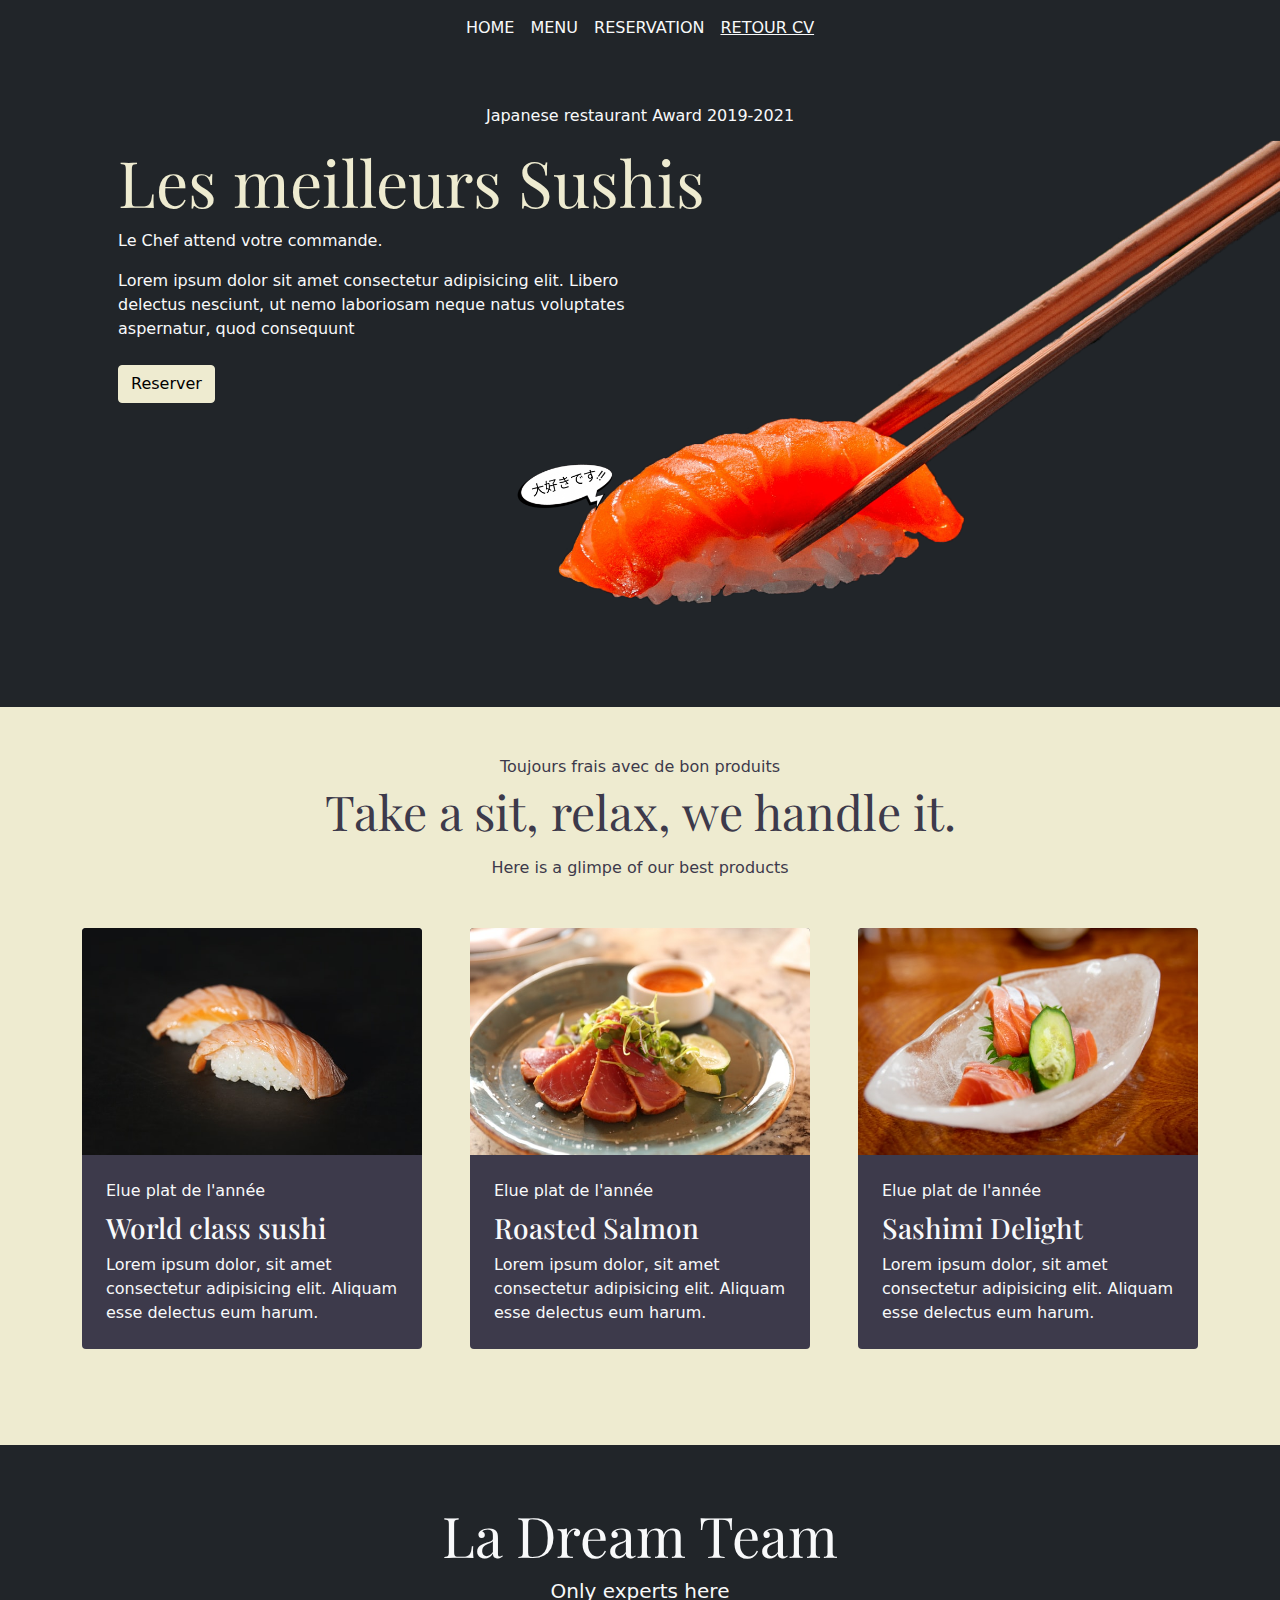
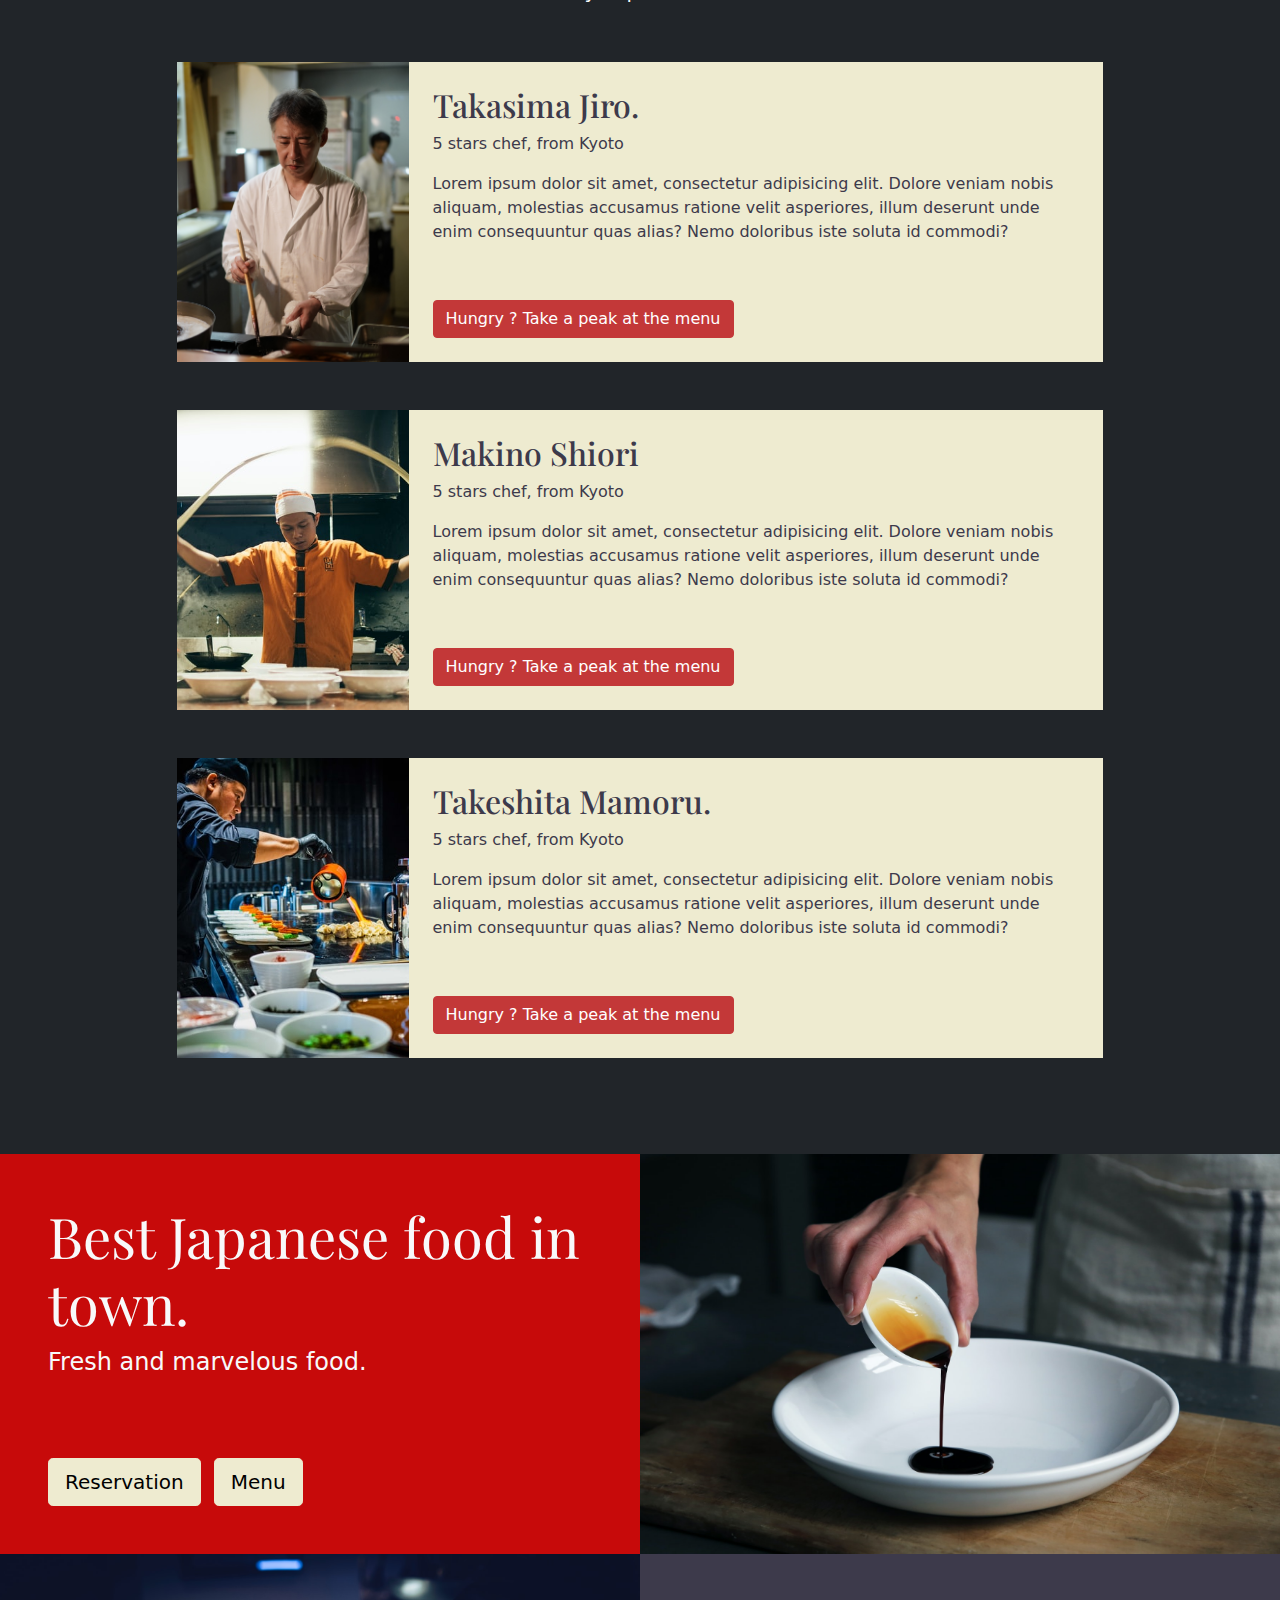
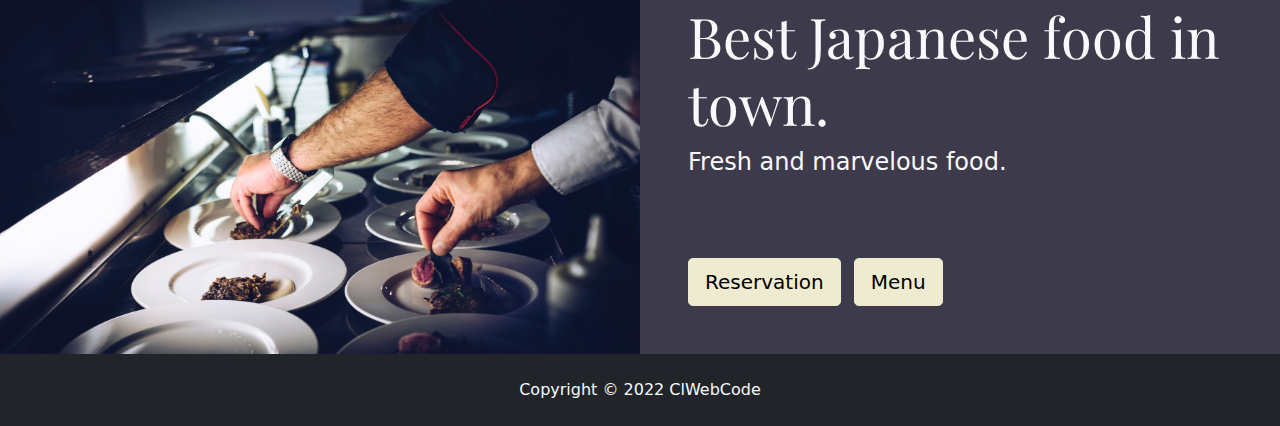
<file: index.html>
<!DOCTYPE html>
<html lang="fr">

<head>
  <meta charset="UTF-8" />
  <meta http-equiv="X-UA-Compatible" content="IE=edge" />
  <meta name="viewport" content="width=device-width, initial-scale=1.0" />
  <title>Shushi</title>
  <link rel="preconnect" href="https://fonts.googleapis.com" />
  <link rel="preconnect" href="https://fonts.gstatic.com" crossorigin />
  <link
    href="https://fonts.googleapis.com/css2?family=Montserrat:wght@100;200;300;400;500;600;700;800;900&family=Playfair+Display:wght@400;500;600;700;800;900&display=swap"
    rel="stylesheet" />
  <link rel="stylesheet" href="styles/cleaned/home.css" />
</head>

<body max-width-body text-light>
  <nav class="main-nav bg-dark d-flex justify-content-center py-3">
    <a href="index.html" class="text-light text-uppercase text-decoration-none">Home</a>
    <a href="menu.html" class="text-light text-uppercase text-decoration-none ms-3">Menu</a>
    <a href="reservation.html" class="text-light text-uppercase text-decoration-none ms-3">Reservation</a>
    <a href="https://lgaldeano.github.io/CVPortfolio/#portfolio" class="text-light text-uppercase ms-3">Retour CV</a>
  </nav>

  <div class="home-height bg-dark position-relative">
    <div class="container p-5 ">
      <p class="text-center text-light">Japanese restaurant Award 2019-2021</p>
      <h1 class="playfair-font text-beige display-3">Les meilleurs Sushis</h1>
      <p class="text-light fw-lighter">Le Chef attend votre commande.</p>
      <div class="col-lg-6 col-md-10 col-sm-12 d-none d-sm-block">
        <p class="text-light">Lorem ipsum dolor sit amet consectetur adipisicing elit. Libero delectus nesciunt, ut nemo
          laboriosam neque natus voluptates aspernatur, quod consequunt</p>
      </div>
      <a href="./reservation.html" class="btn btn-beige mt-2">Reserver</a>
      <img src="./ressources/images/sushi2.png" alt="image" class="sushi">
    </div>
  </div>

  <section class="bg-beige py-5">
    <p class="text-center text-dark-1 mb-1">Toujours frais avec de bon produits</p>
    <h1 class="playfair-font text-center display-5 text-dark-1 mb-3">Take a sit, relax, we handle it.</h1>
    <p class="text-center text-dark-1 mb-5">Here is a glimpe of our best products</p>
    <div class="container pb-5">
      <div class="row row-cols-1 row-cols-md-2 row-cols-lg-3 gy-5 gx-1 gx-md-5 justify-content-center">
        <div>
          <div class="bg-dark-1 rounded">
            <img src="./ressources/images/sushi-dish.jpg" alt="image" class="img-fluid rounded-top">
            <div class="p-4">
              <p class="m-0 fs-6 text-light">Elue plat de l'année</p>
              <h3 class="playfair-font text-light mt-2">World class sushi</h3>
              <p class="mb-0 text-light">Lorem ipsum dolor, sit amet consectetur adipisicing elit. Aliquam esse delectus
                eum harum.</p>
            </div>
          </div>
        </div>
        <div>
          <div class="bg-dark-1 rounded">
            <img src="./ressources/images/roasted-salmon.jpg" alt="image" class="img-fluid rounded-top">
            <div class="p-4">
              <p class="m-0 fs-6 text-light">Elue plat de l'année</p>
              <h3 class="playfair-font text-light mt-2">Roasted Salmon</h3>
              <p class="mb-0 text-light">Lorem ipsum dolor, sit amet consectetur adipisicing elit. Aliquam esse delectus
                eum harum.</p>
            </div>
          </div>
        </div>
        <div>
          <div class="bg-dark-1 rounded">
            <img src="./ressources/images/sashimi.jpg" alt="image" class="img-fluid rounded-top">
            <div class="p-4">
              <p class="m-0 fs-6 text-light">Elue plat de l'année</p>
              <h3 class="playfair-font text-light mt-2">Sashimi Delight</h3>
              <p class="mb-0 text-light">Lorem ipsum dolor, sit amet consectetur adipisicing elit. Aliquam esse delectus
                eum harum.</p>
            </div>
          </div>
        </div>
  </section>

  <section class="bg-dark p-1 p-sm-3 p-md-5">
    <div class="container pb-5 text-light">
      <h2 class="text-center mt-4 mt-sm-2 playfair-font display-4">La Dream Team</h2>
      <p class="text-center mb-0 mb-sm-2 fs-5">Only experts here</p>

      <div class="row">
        <div class="col-12 col-lg-10 mx-auto">
          <div class="row g-0 flex-column flex-md-row bg-beige rounded-start mt-5">
            <div class="col-12 col-md-3">
              <img src="./ressources/images/chef-1.jpg" alt="image chef-1"
                class="w-100 h-300 object-cover object-pos-top mv-auto d-block">
            </div>
            <div class="col-12 col-md-9">
              <div class="p-4 h-100 text-dark-1 rounded-end d-flex flex-column">
                <div>
                  <h3 class="playfair-font fs-2"> Takasima Jiro.</h3>
                  <p>5 stars chef, from Kyoto</p>
                  <p>Lorem ipsum dolor sit amet, consectetur adipisicing elit. Dolore veniam nobis aliquam, molestias
                    accusamus ratione velit asperiores, illum deserunt unde enim consequuntur quas alias? Nemo doloribus
                    iste soluta id commodi?</p>
                </div>
                <div class="mt-auto">
                  <a href="./menu.html" class="btn btn-shade-red-1 ">Hungry ? Take a peak at the menu</a>
                </div>
              </div>
            </div>
          </div>
        </div>
      </div>

      <div class="row">
        <div class="col-12 col-lg-10 mx-auto">
          <div class="row g-0 flex-column flex-md-row bg-beige rounded-start mt-5">
            <div class="col-12 col-md-3">
              <img src="./ressources/images/chef-2.jpg" alt="image chef-1"
                class="w-100 h-300 object-cover object-pos-top mv-auto d-block">
            </div>
            <div class="col-12 col-md-9">
              <div class="p-4 h-100 text-dark-1 rounded-end d-flex flex-column">
                <div>
                  <h3 class="playfair-font fs-2">Makino Shiori</h3>
                  <p>5 stars chef, from Kyoto</p>
                  <p>Lorem ipsum dolor sit amet, consectetur adipisicing elit. Dolore veniam nobis aliquam, molestias
                    accusamus ratione velit asperiores, illum deserunt unde enim consequuntur quas alias? Nemo doloribus
                    iste soluta id commodi?</p>
                </div>
                <div class="mt-auto">
                  <a href="./menu.html" class="btn btn-shade-red-1 ">Hungry ? Take a peak at the menu</a>
                </div>
              </div>
            </div>
          </div>
        </div>
      </div>

      <div class="row">
        <div class="col-12 col-lg-10 mx-auto">
          <div class="row g-0 flex-column flex-md-row bg-beige rounded-start mt-5">
            <div class="col-12 col-md-3">
              <img src="./ressources/images/chef-3.jpg" alt="image chef-1"
                class="w-100 h-300 object-cover object-pos-top mv-auto d-block">
            </div>
            <div class="col-12 col-md-9">
              <div class="p-4 h-100 text-dark-1 rounded-end d-flex flex-column">
                <div>
                  <h3 class="playfair-font fs-2">Takeshita Mamoru.</h3>
                  <p>5 stars chef, from Kyoto</p>
                  <p>Lorem ipsum dolor sit amet, consectetur adipisicing elit. Dolore veniam nobis aliquam, molestias
                    accusamus ratione velit asperiores, illum deserunt unde enim consequuntur quas alias? Nemo doloribus
                    iste soluta id commodi?</p>
                </div>
                <div class="mt-auto">
                  <a href="./menu.html" class="btn btn-shade-red-1 ">Hungry ? Take a peak at the menu</a>
                </div>
              </div>
            </div>
          </div>
        </div>
      </div>
    </div>
  </section>

  <section class="container-fluid">

    <div class="row row-cols-1 row-cols-lg-2">
      <div class="bg-main-red h-400 p-4 p-md-5 d-flex flex-column">
        <div>
          <h1 class="playfair-font display-4 text-light"> Best Japanese food in town.</h1>
          <p class="fs-4 text-light">Fresh and marvelous food.</p>
        </div>
        <div class="mt-auto">
          <a href="./reservation.html" class="btn btn-beige btn-lg">Reservation</a>
          <a href="./menu.html" class="btn btn-beige btn-lg ms-2">Menu</a>
        </div>
      </div>
      <div class="h-400 g-0">
        <img src="./ressources/images/img-slider-1.jpg" alt="photo" class="w-100 h-100 object-cover">
      </div>
    </div>

    <div class="row row-cols-1 row-cols-lg-2">
      <div class="responsive-order-2 h-400 g-0">
        <img src="./ressources/images/img-slider-2.jpg" alt="photo" class="w-100 h-100 object-cover">
      </div>
      <div class="responsive-order-1 bg-dark-1 h-400 p-4 p-md-5 d-flex flex-column">
        <div>
          <h1 class="playfair-font display-4 text-light"> Best Japanese food in town.</h1>
          <p class="fs-4 text-light">Fresh and marvelous food.</p>
        </div>
        <div class="mt-auto">
          <a href="./reservation.html" class="btn btn-beige btn-lg">Reservation</a>
          <a href="./menu.html" class="btn btn-beige btn-lg ms-2">Menu</a>
        </div>
      </div>
    </div>

  </section>

  <footer class="bg-dark p-4 text-center">
    <a href="#" class="text-light text-decoration-none">Copyright © 2022 ClWebCode</a>
  </footer>

</body>

</html>
</file>
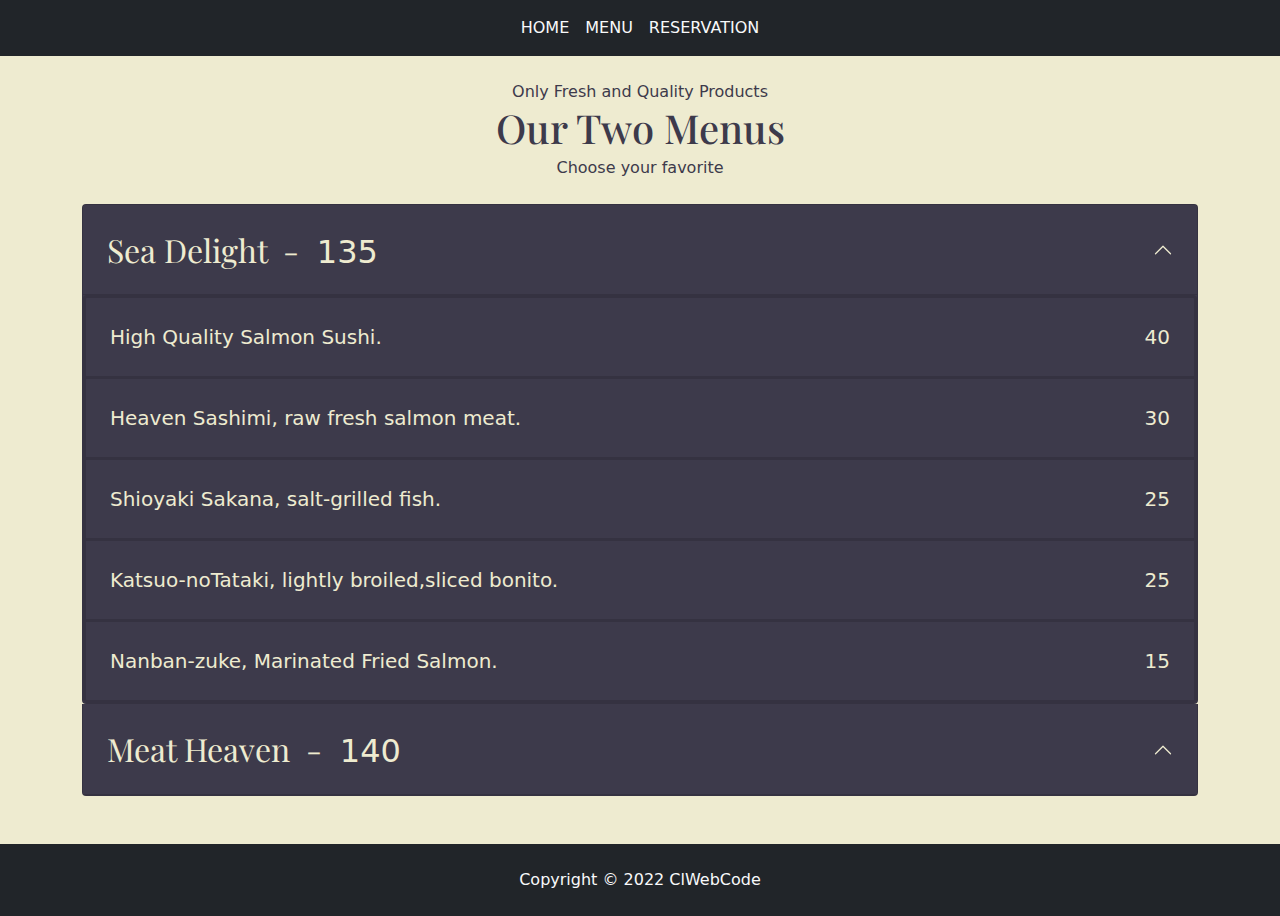
<file: menu.html>
<!DOCTYPE html>
<html lang="fr" class="h-100">

<head>
  <meta charset="UTF-8" />
  <meta http-equiv="X-UA-Compatible" content="IE=edge" />
  <meta name="viewport" content="width=device-width, initial-scale=1.0" />
  <title>Menu</title>
  <link rel="preconnect" href="https://fonts.googleapis.com" />
  <link rel="preconnect" href="https://fonts.gstatic.com" crossorigin />
  <link
    href="https://fonts.googleapis.com/css2?family=Montserrat:wght@100;200;300;400;500;600;700;800;900&family=Playfair+Display:wght@400;500;600;700;800;900&display=swap"
    rel="stylesheet" />
  <link rel="stylesheet" href="styles/cleaned/menu.css" />
</head>

<body class="max-width-body text-light bg-beige d-flex flex-column h-100">
  <nav class="main-nav bg-dark d-flex justify-content-center py-3">
    <a href="index.html" class="text-light text-uppercase text-decoration-none">Home</a>
    <a href="menu.html" class="text-light text-uppercase text-decoration-none ms-3">Menu</a>
    <a href="reservation.html" class="text-light text-uppercase text-decoration-none ms-3">Reservation</a>
  </nav>


  <div class="container position-relative flex-grow-1 flex-shrink-0 pb-5">

    <p class="text-center text-dark-1 mb-0 mt-4">Only Fresh and Quality Products</p>
    <h1 class="text-center text-dark-1 mb-0 playfair-font fs-1">Our Two Menus</h1>
    <p class="text-center text-dark-1 mb-4 mt-1">Choose your favorite</p>

    <div class="accordion" id="accordionParent">
      <div class="accordion-item">
        <h2 class="accordion-header" id="accord1">
          <button class="accordion-button fs-3 p-4" data-bs-toggle="collapse" data-bs-target="#collapse1"
            aria-expanded="true" aria-controls="collapse1">
            <span class="playfair-font fs-2">Sea Delight &nbsp;-</span>&nbsp;&nbsp;
            <span class="fs-2 pt-1">135</span>
          </button>
        </h2>
        <div id="collapse1" class="accordion-collapse collapse show" aria-labelledby="accord1"
          data-bs-parent="#accordionParent">
          <ul class="list-group">
            <li class="list-group-item p-4 d-flex justify-content-between">
              <span class="fs-5">
                High Quality Salmon Sushi.
              </span>
              <span class="fs-5">
                40
              </span>
            </li>
            <li class="list-group-item p-4 d-flex justify-content-between">
              <span class="fs-5">
                Heaven Sashimi, raw fresh salmon meat.
              </span>
              <span class="fs-5">
                30
              </span>
            </li>
            <li class="list-group-item p-4 d-flex justify-content-between">
              <span class="fs-5">
                Shioyaki Sakana, salt-grilled fish.
              </span>
              <span class="fs-5">
                25
              </span>
            </li>
            <li class="list-group-item p-4 d-flex justify-content-between">
              <span class="fs-5">
                Katsuo-noTataki, lightly broiled,sliced bonito.
              </span>
              <span class="fs-5">
                25
              </span>
            </li>
            <li class="list-group-item p-4 d-flex justify-content-between">
              <span class="fs-5">
                Nanban-zuke, Marinated Fried Salmon.
              </span>
              <span class="fs-5">
                15
              </span>
            </li>
          </ul>
        </div>
      </div>
    </div>

    <div class="accordion-item">
      <h2 class="accordion-header" id="accord2">
        <button class="accordion-button fs-3 p-4" data-bs-toggle="collapse" data-bs-target="#collapse2"
          aria-controls="collapse2">
          <span class="playfair-font fs-2">Meat Heaven &nbsp;-</span>&nbsp;&nbsp;
          <span class="fs-2 pt-1">140</span>
        </button>
      </h2>
      <div id="collapse2" class="accordion-collapse collapse" aria-labelledby="accord2"
        data-bs-parent="#accordionParent">
        <ul class="list-group">
          <li class="list-group-item p-4 d-flex justify-content-between">
            <span class="fs-5">
              Negima yakitori,Japanese Chicken Skewers.
            </span>
            <span class="fs-5">
              20
            </span>
          </li>
          <li class="list-group-item p-4 d-flex justify-content-between">
            <span class="fs-5">
              Chashu,Japanese Braised Pork Belly.
            </span>
            <span class="fs-5">
              35
            </span>
          </li>
          <li class="list-group-item p-4 d-flex justify-content-between">
            <span class="fs-5">
              Sukiyaki,Japanese fondue.
            </span>
            <span class="fs-5">
              30
            </span>
          </li>
          <li class="list-group-item p-4 d-flex justify-content-between">
            <span class="fs-5">
              Shabu-shabu,sliced meat and vegetables.
            </span>
            <span class="fs-5">
              25
            </span>
          </li>
          <li class="list-group-item p-4 d-flex justify-content-between">
            <span class="fs-5">
              Olive Sanuki Wagyu, high quality beef cold cuts.
            </span>
            <span class="fs-5">
              30
            </span>
          </li>
        </ul>
      </div>
    </div>
  </div>


  </div>




  <footer class="bg-dark p-4 text-center">
    <a href="./index.html" class="text-light text-decoration-none">Copyright © 2022 ClWebCode</a>
  </footer>

  <script src="./scripts/bootstrap.bundle.js"></script>

</body>

</html>
</file>
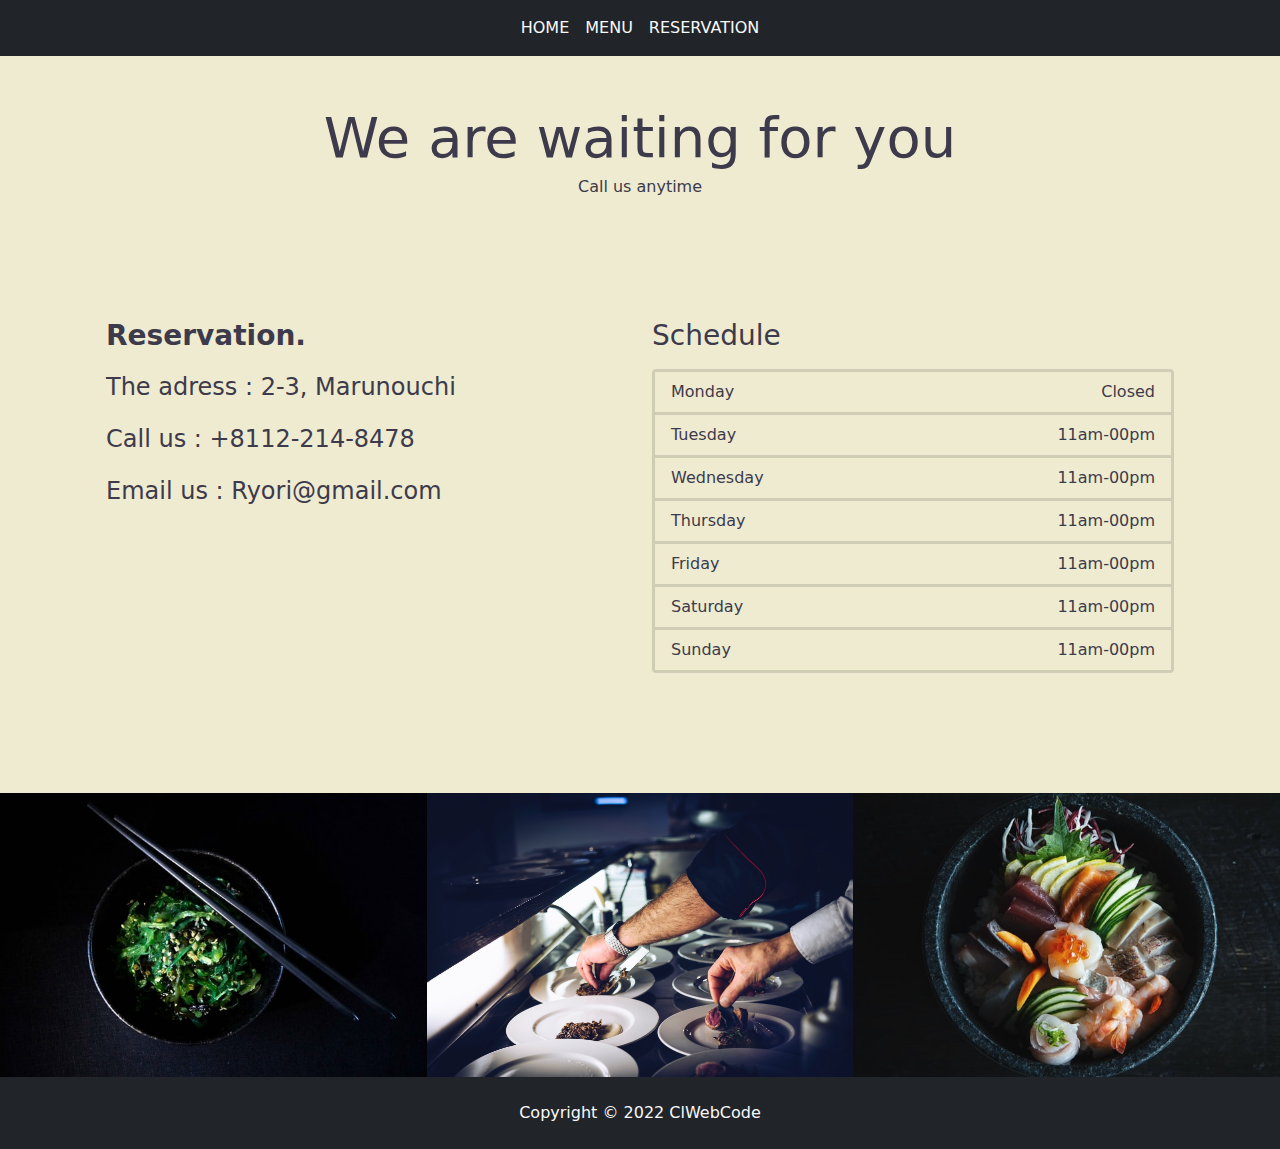
<file: reservation.html>
<!DOCTYPE html>
<html lang="fr" class="h-100">

<head>
    <meta charset="UTF-8" />
    <meta http-equiv="X-UA-Compatible" content="IE=edge" />
    <meta name="viewport" content="width=device-width, initial-scale=1.0" />
    <title>Reservation</title>
    <link rel="preconnect" href="https://fonts.googleapis.com" />
    <link rel="preconnect" href="https://fonts.gstatic.com" crossorigin />
    <link
        href="https://fonts.googleapis.com/css2?family=Montserrat:wght@100;200;300;400;500;600;700;800;900&family=Playfair+Display:wght@400;500;600;700;800;900&display=swap"
        rel="stylesheet" />
    <link rel="stylesheet" href="styles/cleaned/reservation.css" />
</head>

<body class="max-width-body text-light bg-beige d-flex flex-column h-100">
    <nav class="main-nav bg-dark d-flex justify-content-center py-3">
        <a href="index.html" class="text-light text-uppercase text-decoration-none">Home</a>
        <a href="menu.html" class="text-light text-uppercase text-decoration-none ms-3">Menu</a>
        <a href="reservation.html" class="text-light text-uppercase text-decoration-none ms-3">Reservation</a>
    </nav>

    <div class="container flex-grow-1 flex-shrink-0 pb-5">
        <h1 class="d-sm-block d-none text-center text-dark-1 mb-0 mt-5 Playfair-font display-4">We are waiting for you
        </h1>
        <p class="d-sm-block d-none text-center text-dark-1 mb-md-5 mb-4 mt-1">Call us anytime</p>

        <div class="row p-4">
            <div class="col-md-6 my-md-5 my-4">
                <h3 class="text-dark-1 fw-bolder">Reservation.</h3>
                <p class="text-dark-1 fs-4 mt-3">The adress : 2-3, Marunouchi</p>
                <p class="text-dark-1 fs-4 mt-3">Call us : +8112-214-8478</p>
                <p class="text-dark-1 fs-4 mt-3">Email us : Ryori@gmail.com</p>
            </div>
            <div class="col-md-6 my-md-5 my-4">
                <h3 class="text-dark-1">Schedule</h3>
                <ul class="list-group bg-light mt-3">
                    <li class="list-group-item bg-beige text-dark-1 d-flex justify-content-between">
                        <span>Monday</span>
                        <span>Closed</span>
                    </li>
                    <li class="list-group-item bg-beige text-dark-1 d-flex justify-content-between">
                        <span>Tuesday</span>
                        <span>11am-00pm</span>
                    </li>
                    <li class="list-group-item bg-beige text-dark-1 d-flex justify-content-between">
                        <span>Wednesday</span>
                        <span>11am-00pm</span>
                    </li>
                    <li class="list-group-item bg-beige text-dark-1 d-flex justify-content-between">
                        <span>Thursday
                        </span>
                        <span>11am-00pm</span>
                    </li>
                    <li class="list-group-item bg-beige text-dark-1 d-flex justify-content-between">
                        <span>Friday</span>
                        <span>11am-00pm</span>
                    </li>
                    <li class="list-group-item bg-beige text-dark-1 d-flex justify-content-between">
                        <span>Saturday</span>
                        <span>11am-00pm</span>
                    </li>
                    <li class="list-group-item bg-beige text-dark-1 d-flex justify-content-between">
                        <span>Sunday</span>
                        <span>11am-00pm</span>
                    </li>

                </ul>
            </div>
        </div>
    </div>
    <div class="row g-0" style="height: 300px">
    <div class="col-4 h-100">
        <img src="./ressources/images/reservation-1.jpg" alt="image" class="h-100 w-100 object-cover">
    </div>
    <div class="col-4 h-100">
        <img src="./ressources/images/img-slider-2.jpg" alt="image" class="h-100 w-100 object-cover">
    </div>
    <div class="col-4 h-100">
        <img src="./ressources/images/reservation-3.jpg" alt="image" class="h-100 w-100 object-cover">
    </div>

    </div>

    <footer class="bg-dark p-4 text-center">
        <a href="./index.html" class="text-light text-decoration-none">Copyright © 2022 ClWebCode</a>
    </footer>

    <script src="./scripts/bootstrap.bundle.js"></script>

</body>

</html>
</file>
<file: styles/cleaned/home.css>
@charset "UTF-8";
.bg-main-red {
  background-color: #c70a0a !important;
}

.bg-dark-1 {
  background-color: #3d3a4b !important;
}

.text-dark-1 {
  color: #3d3a4b !important;
}

.bg-beige {
  background-color: #eeebd0 !important;
}

.text-beige {
  color: #eeebd0 !important;
}

.playfair-font {
  font-family: "Playfair Display", serif;
}

.max-width-body {
  max-width: 1920px;
  margin: 0 auto;
}

.main-nav a {
  position: relative;
}

.main-nav a::after {
  content: "";
  display: block;
  position: absolute;
  bottom: 0;
  width: 100%;
  height: 1px;
  background: #f1f1f1;
  transform: scaleX(0);
  transition: transform 0.2s ease-in-out;
}

.main-nav a:hover::after {
  transform: scaleX(1);
}

.home-height {
  padding-bottom: 20vw;
}

.sushi {
  position: absolute;
  right: 0;
  top: 50%;
  width: 60%;
  transform: translate(0, -50%);
}

@media screen and (max-width: 992px) {
  .sushi {
    top: 65%;
  }
}
@media screen and (max-width: 768px) {
  .sushi {
    top: 75%;
  }
}
@media screen and (max-width: 500px) {
  .sushi {
    display: none;
  }

  .home-height {
    padding: 5vw;
  }
}
.object-cover {
  object-fit: cover;
}

.object-pos-top {
  object-position: 50% 30%;
}

@media screen and (max-width: 991px) {
  .responsive-order-1 {
    order: 1;
  }

  .responsive-order-2 {
    order: 2;
  }
}
/*!
 * Bootstrap v5.1.3 (https://getbootstrap.com/)
 * Copyright 2011-2021 The Bootstrap Authors
 * Copyright 2011-2021 Twitter, Inc.
 * Licensed under MIT (https://github.com/twbs/bootstrap/blob/main/LICENSE)
 */
:root {
  --bs-blue: #0d6efd;
  --bs-indigo: #6610f2;
  --bs-purple: #6f42c1;
  --bs-pink: #d63384;
  --bs-red: #dc3545;
  --bs-orange: #fd7e14;
  --bs-yellow: #ffc107;
  --bs-green: #198754;
  --bs-teal: #20c997;
  --bs-cyan: #0dcaf0;
  --bs-white: #fff;
  --bs-gray: #6c757d;
  --bs-gray-dark: #343a40;
  --bs-gray-100: #f8f9fa;
  --bs-gray-200: #e9ecef;
  --bs-gray-300: #dee2e6;
  --bs-gray-400: #ced4da;
  --bs-gray-500: #adb5bd;
  --bs-gray-600: #6c757d;
  --bs-gray-700: #495057;
  --bs-gray-800: #343a40;
  --bs-gray-900: #212529;
  --bs-main-red: #c70a0a;
  --bs-shade-red-1: #c33838;
  --bs-shade-red-2: #ebb3a9;
  --bs-shade-red-3: #e87ea1;
  --bs-dark-1: #3d3a4b;
  --bs-beige: #eeebd0;
  --bs-primary: #0d6efd;
  --bs-secondary: #6c757d;
  --bs-success: #198754;
  --bs-info: #0dcaf0;
  --bs-warning: #ffc107;
  --bs-danger: #dc3545;
  --bs-light: #f8f9fa;
  --bs-dark: #212529;
  --bs-primary-rgb: 13, 110, 253;
  --bs-secondary-rgb: 108, 117, 125;
  --bs-success-rgb: 25, 135, 84;
  --bs-info-rgb: 13, 202, 240;
  --bs-warning-rgb: 255, 193, 7;
  --bs-danger-rgb: 220, 53, 69;
  --bs-light-rgb: 248, 249, 250;
  --bs-dark-rgb: 33, 37, 41;
  --bs-white-rgb: 255, 255, 255;
  --bs-black-rgb: 0, 0, 0;
  --bs-body-color-rgb: 33, 37, 41;
  --bs-body-bg-rgb: 255, 255, 255;
  --bs-font-sans-serif: system-ui, -apple-system, "Segoe UI", Roboto, "Helvetica Neue", Arial, "Noto Sans", "Liberation Sans", sans-serif, "Apple Color Emoji", "Segoe UI Emoji", "Segoe UI Symbol", "Noto Color Emoji";
  --bs-font-monospace: SFMono-Regular, Menlo, Monaco, Consolas, "Liberation Mono", "Courier New", monospace;
  --bs-gradient: linear-gradient(180deg, rgba(255, 255, 255, 0.15), rgba(255, 255, 255, 0));
  --bs-body-font-family: var(--bs-font-sans-serif);
  --bs-body-font-size: 1rem;
  --bs-body-font-weight: 400;
  --bs-body-line-height: 1.5;
  --bs-body-color: #212529;
  --bs-body-bg: #fff;
}

*,
*::before,
*::after {
  box-sizing: border-box;
}

@media (prefers-reduced-motion: no-preference) {
  :root {
    scroll-behavior: smooth;
  }
}

body {
  margin: 0;
  font-family: var(--bs-body-font-family);
  font-size: var(--bs-body-font-size);
  font-weight: var(--bs-body-font-weight);
  line-height: var(--bs-body-line-height);
  color: var(--bs-body-color);
  text-align: var(--bs-body-text-align);
  background-color: var(--bs-body-bg);
  -webkit-text-size-adjust: 100%;
  -webkit-tap-highlight-color: rgba(0, 0, 0, 0);
}

hr {
  margin: 1rem 0;
  color: inherit;
  background-color: currentColor;
  border: 0;
  opacity: 0.25;
}

hr:not([size]) {
  height: 1px;
}

h6, .h6, h5, .h5, h4, .h4, h3, .h3, h2, .h2, h1, .h1 {
  margin-top: 0;
  margin-bottom: 0.5rem;
  font-weight: 500;
  line-height: 1.2;
}

h1, .h1 {
  font-size: calc(1.375rem + 1.5vw);
}
@media (min-width: 1200px) {
  h1, .h1 {
    font-size: 2.5rem;
  }
}

h2, .h2 {
  font-size: calc(1.325rem + 0.9vw);
}
@media (min-width: 1200px) {
  h2, .h2 {
    font-size: 2rem;
  }
}

h3, .h3 {
  font-size: calc(1.3rem + 0.6vw);
}
@media (min-width: 1200px) {
  h3, .h3 {
    font-size: 1.75rem;
  }
}

h4, .h4 {
  font-size: calc(1.275rem + 0.3vw);
}
@media (min-width: 1200px) {
  h4, .h4 {
    font-size: 1.5rem;
  }
}

h5, .h5 {
  font-size: 1.25rem;
}

h6, .h6 {
  font-size: 1rem;
}

p {
  margin-top: 0;
  margin-bottom: 1rem;
}

ol,
ul {
  padding-left: 2rem;
}

ol,
ul {
  margin-top: 0;
  margin-bottom: 1rem;
}

ol ol,
ul ul,
ol ul,
ul ol {
  margin-bottom: 0;
}

b,
strong {
  font-weight: bolder;
}

small, .small {
  font-size: 0.875em;
}

sub,
sup {
  position: relative;
  font-size: 0.75em;
  line-height: 0;
  vertical-align: baseline;
}

sub {
  bottom: -0.25em;
}

sup {
  top: -0.5em;
}

a {
  color: #0d6efd;
  text-decoration: underline;
}
a:hover {
  color: #0a58ca;
}

a:not([href]):not([class]), a:not([href]):not([class]):hover {
  color: inherit;
  text-decoration: none;
}

pre,
code {
  font-family: var(--bs-font-monospace);
  font-size: 1em;
  direction: ltr /* rtl:ignore */;
  unicode-bidi: bidi-override;
}

pre {
  display: block;
  margin-top: 0;
  margin-bottom: 1rem;
  overflow: auto;
  font-size: 0.875em;
}
pre code {
  font-size: inherit;
  color: inherit;
  word-break: normal;
}

code {
  font-size: 0.875em;
  color: #d63384;
  word-wrap: break-word;
}
a > code {
  color: inherit;
}

img {
  vertical-align: middle;
}

table {
  caption-side: bottom;
  border-collapse: collapse;
}

th {
  text-align: inherit;
  text-align: -webkit-match-parent;
}


td,
th {
  border-color: inherit;
  border-style: solid;
  border-width: 0;
}

button {
  border-radius: 0;
}

button:focus:not(:focus-visible) {
  outline: 0;
}

input,
button,
select,
textarea {
  margin: 0;
  font-family: inherit;
  font-size: inherit;
  line-height: inherit;
}

button,
select {
  text-transform: none;
}

[role=button] {
  cursor: pointer;
}

select {
  word-wrap: normal;
}
select:disabled {
  opacity: 1;
}

[list]::-webkit-calendar-picker-indicator {
  display: none;
}

button,
[type=button],
[type=reset],
[type=submit] {
  -webkit-appearance: button;
}
button:not(:disabled),
[type=button]:not(:disabled),
[type=reset]:not(:disabled),
[type=submit]:not(:disabled) {
  cursor: pointer;
}

::-moz-focus-inner {
  padding: 0;
  border-style: none;
}

textarea {
  resize: vertical;
}

::-webkit-datetime-edit-fields-wrapper,
::-webkit-datetime-edit-text,
::-webkit-datetime-edit-minute,
::-webkit-datetime-edit-hour-field,
::-webkit-datetime-edit-day-field,
::-webkit-datetime-edit-month-field,
::-webkit-datetime-edit-year-field {
  padding: 0;
}

::-webkit-inner-spin-button {
  height: auto;
}

/* rtl:raw:
[type="tel"],
[type="url"],
[type="email"],
[type="number"] {
  direction: ltr;
}
*/
::-webkit-search-decoration {
  -webkit-appearance: none;
}

::-webkit-color-swatch-wrapper {
  padding: 0;
}

::file-selector-button {
  font: inherit;
}

::-webkit-file-upload-button {
  font: inherit;
  -webkit-appearance: button;
}

[hidden] {
  display: none !important;
}

.display-3 {
  font-size: calc(1.525rem + 3.3vw);
  font-weight: 300;
  line-height: 1.2;
}
@media (min-width: 1200px) {
  .display-3 {
    font-size: 4rem;
  }
}

.display-4 {
  font-size: calc(1.475rem + 2.7vw);
  font-weight: 300;
  line-height: 1.2;
}
@media (min-width: 1200px) {
  .display-4 {
    font-size: 3.5rem;
  }
}

.display-5 {
  font-size: calc(1.425rem + 2.1vw);
  font-weight: 300;
  line-height: 1.2;
}
@media (min-width: 1200px) {
  .display-5 {
    font-size: 3rem;
  }
}

.img-fluid {
  max-width: 100%;
  height: auto;
}

.container,
.container-fluid {
  width: 100%;
  padding-right: var(--bs-gutter-x, 0.75rem);
  padding-left: var(--bs-gutter-x, 0.75rem);
  margin-right: auto;
  margin-left: auto;
}

@media (min-width: 576px) {
   .container {
    max-width: 540px;
  }
}
@media (min-width: 768px) {
   .container {
    max-width: 720px;
  }
}
@media (min-width: 992px) {
   .container {
    max-width: 960px;
  }
}
@media (min-width: 1200px) {
   .container {
    max-width: 1140px;
  }
}
@media (min-width: 1400px) {
   .container {
    max-width: 1320px;
  }
}
.row {
  --bs-gutter-x: 1.5rem;
  --bs-gutter-y: 0;
  display: flex;
  flex-wrap: wrap;
  margin-top: calc(-1 * var(--bs-gutter-y));
  margin-right: calc(-0.5 * var(--bs-gutter-x));
  margin-left: calc(-0.5 * var(--bs-gutter-x));
}
.row > * {
  flex-shrink: 0;
  width: 100%;
  max-width: 100%;
  padding-right: calc(var(--bs-gutter-x) * 0.5);
  padding-left: calc(var(--bs-gutter-x) * 0.5);
  margin-top: var(--bs-gutter-y);
}

.col {
  flex: 1 0 0%;
}

.row-cols-1 > * {
  flex: 0 0 auto;
  width: 100%;
}

.col-12 {
  flex: 0 0 auto;
  width: 100%;
}

.g-0 {
  --bs-gutter-x: 0;
}

.g-0 {
  --bs-gutter-y: 0;
}


.gx-1 {
  --bs-gutter-x: 0.25rem;
}


.gy-5 {
  --bs-gutter-y: 3rem;
}

@media (min-width: 576px) {

  .col-sm-12 {
    flex: 0 0 auto;
    width: 100%;
  }
}
@media (min-width: 768px) {

  .row-cols-md-2 > * {
    flex: 0 0 auto;
    width: 50%;
  }

  .col-md-3 {
    flex: 0 0 auto;
    width: 25%;
  }

  .col-md-9 {
    flex: 0 0 auto;
    width: 75%;
  }

  .col-md-10 {
    flex: 0 0 auto;
    width: 83.33333333%;
  }

  
.gx-md-5 {
    --bs-gutter-x: 3rem;
  }
}
@media (min-width: 992px) {

  .row-cols-lg-2 > * {
    flex: 0 0 auto;
    width: 50%;
  }

  .row-cols-lg-3 > * {
    flex: 0 0 auto;
    width: 33.3333333333%;
  }

  .col-lg-6 {
    flex: 0 0 auto;
    width: 50%;
  }

  .col-lg-10 {
    flex: 0 0 auto;
    width: 83.33333333%;
  }
}
.table {
  --bs-table-bg: transparent;
  --bs-table-accent-bg: transparent;
  --bs-table-striped-color: #212529;
  --bs-table-striped-bg: rgba(0, 0, 0, 0.05);
  --bs-table-active-color: #212529;
  --bs-table-active-bg: rgba(0, 0, 0, 0.1);
  --bs-table-hover-color: #212529;
  --bs-table-hover-bg: rgba(0, 0, 0, 0.075);
  width: 100%;
  margin-bottom: 1rem;
  color: #212529;
  vertical-align: top;
  border-color: #dee2e6;
}
.table > :not(caption) > * > * {
  padding: 0.5rem 0.5rem;
  background-color: var(--bs-table-bg);
  border-bottom-width: 1px;
  box-shadow: inset 0 0 0 9999px var(--bs-table-accent-bg);
}
.table > :not(:first-child) {
  border-top: 2px solid currentColor;
}

.btn {
  display: inline-block;
  font-weight: 400;
  line-height: 1.5;
  color: #212529;
  text-align: center;
  text-decoration: none;
  vertical-align: middle;
  cursor: pointer;
  user-select: none;
  background-color: transparent;
  border: 1px solid transparent;
  padding: 0.375rem 0.75rem;
  font-size: 1rem;
  border-radius: 0.25rem;
  transition: color 0.15s ease-in-out, background-color 0.15s ease-in-out, border-color 0.15s ease-in-out, box-shadow 0.15s ease-in-out;
}
@media (prefers-reduced-motion: reduce) {
  .btn {
    transition: none;
  }
}
.btn:hover {
  color: #212529;
}
 .btn:focus {
  outline: 0;
  box-shadow: 0 0 0 0.25rem rgba(13, 110, 253, 0.25);
}
.btn:disabled, .btn.disabled {
  pointer-events: none;
  opacity: 0.65;
}

.btn-shade-red-1 {
  color: #fff;
  background-color: #c33838;
  border-color: #c33838;
}
.btn-shade-red-1:hover {
  color: #fff;
  background-color: #a63030;
  border-color: #9c2d2d;
}
 .btn-shade-red-1:focus {
  color: #fff;
  background-color: #a63030;
  border-color: #9c2d2d;
  box-shadow: 0 0 0 0.25rem rgba(204, 86, 86, 0.5);
}
 .btn-shade-red-1:active, .btn-shade-red-1.active, .show > .btn-shade-red-1.dropdown-toggle {
  color: #fff;
  background-color: #9c2d2d;
  border-color: #922a2a;
}
 .btn-shade-red-1:active:focus, .btn-shade-red-1.active:focus, .show > .btn-shade-red-1.dropdown-toggle:focus {
  box-shadow: 0 0 0 0.25rem rgba(204, 86, 86, 0.5);
}
.btn-shade-red-1:disabled, .btn-shade-red-1.disabled {
  color: #fff;
  background-color: #c33838;
  border-color: #c33838;
}

.btn-beige {
  color: #000;
  background-color: #eeebd0;
  border-color: #eeebd0;
}
.btn-beige:hover {
  color: #000;
  background-color: #f1eed7;
  border-color: #f0edd5;
}
 .btn-beige:focus {
  color: #000;
  background-color: #f1eed7;
  border-color: #f0edd5;
  box-shadow: 0 0 0 0.25rem rgba(202, 200, 177, 0.5);
}
 .btn-beige:active, .btn-beige.active, .show > .btn-beige.dropdown-toggle {
  color: #000;
  background-color: #f1efd9;
  border-color: #f0edd5;
}
 .btn-beige:active:focus, .btn-beige.active:focus, .show > .btn-beige.dropdown-toggle:focus {
  box-shadow: 0 0 0 0.25rem rgba(202, 200, 177, 0.5);
}
.btn-beige:disabled, .btn-beige.disabled {
  color: #000;
  background-color: #eeebd0;
  border-color: #eeebd0;
}

.btn-lg {
  padding: 0.5rem 1rem;
  font-size: 1.25rem;
  border-radius: 0.3rem;
}

.fade {
  transition: opacity 0.15s linear;
}
@media (prefers-reduced-motion: reduce) {
  .fade {
    transition: none;
  }
}
.fade:not(.show) {
  opacity: 0;
}

.collapse:not(.show) {
  display: none;
}

.collapsing {
  height: 0;
  overflow: hidden;
  transition: height 0.35s ease;
}
@media (prefers-reduced-motion: reduce) {
  .collapsing {
    transition: none;
  }
}
.collapsing.collapse-horizontal {
  width: 0;
  height: auto;
  transition: width 0.35s ease;
}
@media (prefers-reduced-motion: reduce) {
  .collapsing.collapse-horizontal {
    transition: none;
  }
}

.dropup,
.dropend,
.dropdown,
.dropstart {
  position: relative;
}

.dropdown-toggle {
  white-space: nowrap;
}
.dropdown-toggle::after {
  display: inline-block;
  margin-left: 0.255em;
  vertical-align: 0.255em;
  content: "";
  border-top: 0.3em solid;
  border-right: 0.3em solid transparent;
  border-bottom: 0;
  border-left: 0.3em solid transparent;
}
.dropdown-toggle:empty::after {
  margin-left: 0;
}

.dropdown-menu {
  position: absolute;
  z-index: 1000;
  display: none;
  min-width: 10rem;
  padding: 0.5rem 0;
  margin: 0;
  font-size: 1rem;
  color: #212529;
  text-align: left;
  list-style: none;
  background-color: #fff;
  background-clip: padding-box;
  border: 1px solid rgba(0, 0, 0, 0.15);
  border-radius: 0.25rem;
}
.dropup .dropdown-toggle::after {
  display: inline-block;
  margin-left: 0.255em;
  vertical-align: 0.255em;
  content: "";
  border-top: 0;
  border-right: 0.3em solid transparent;
  border-bottom: 0.3em solid;
  border-left: 0.3em solid transparent;
}
.dropup .dropdown-toggle:empty::after {
  margin-left: 0;
}
.dropend .dropdown-toggle::after {
  display: inline-block;
  margin-left: 0.255em;
  vertical-align: 0.255em;
  content: "";
  border-top: 0.3em solid transparent;
  border-right: 0;
  border-bottom: 0.3em solid transparent;
  border-left: 0.3em solid;
}
.dropend .dropdown-toggle:empty::after {
  margin-left: 0;
}
.dropend .dropdown-toggle::after {
  vertical-align: 0;
}
.dropstart .dropdown-toggle::after {
  display: inline-block;
  margin-left: 0.255em;
  vertical-align: 0.255em;
  content: "";
}
.dropstart .dropdown-toggle::after {
  display: none;
}
.dropstart .dropdown-toggle::before {
  display: inline-block;
  margin-right: 0.255em;
  vertical-align: 0.255em;
  content: "";
  border-top: 0.3em solid transparent;
  border-right: 0.3em solid;
  border-bottom: 0.3em solid transparent;
}
.dropstart .dropdown-toggle:empty::after {
  margin-left: 0;
}
.dropstart .dropdown-toggle::before {
  vertical-align: 0;
}

.dropdown-item {
  display: block;
  width: 100%;
  padding: 0.25rem 1rem;
  clear: both;
  font-weight: 400;
  color: #212529;
  text-align: inherit;
  text-decoration: none;
  white-space: nowrap;
  background-color: transparent;
  border: 0;
}
.dropdown-item:hover, .dropdown-item:focus {
  color: #1e2125;
  background-color: #e9ecef;
}
.dropdown-item.active, .dropdown-item:active {
  color: #fff;
  text-decoration: none;
  background-color: #0d6efd;
}
.dropdown-item.disabled, .dropdown-item:disabled {
  color: #adb5bd;
  pointer-events: none;
  background-color: transparent;
}

.dropdown-menu.show {
  display: block;
}

.nav {
  display: flex;
  flex-wrap: wrap;
  padding-left: 0;
  margin-bottom: 0;
  list-style: none;
}

.nav-link {
  display: block;
  padding: 0.5rem 1rem;
  color: #0d6efd;
  text-decoration: none;
  transition: color 0.15s ease-in-out, background-color 0.15s ease-in-out, border-color 0.15s ease-in-out;
}
@media (prefers-reduced-motion: reduce) {
  .nav-link {
    transition: none;
  }
}
.nav-link:hover, .nav-link:focus {
  color: #0a58ca;
}
.nav-link.disabled {
  color: #6c757d;
  pointer-events: none;
  cursor: default;
}

.navbar {
  position: relative;
  display: flex;
  flex-wrap: wrap;
  align-items: center;
  justify-content: space-between;
  padding-top: 0.5rem;
  padding-bottom: 0.5rem;
}
.navbar > .container,
.navbar > .container-fluid {
  display: flex;
  flex-wrap: inherit;
  align-items: center;
  justify-content: space-between;
}
.navbar-nav {
  display: flex;
  flex-direction: column;
  padding-left: 0;
  margin-bottom: 0;
  list-style: none;
}
.navbar-nav .nav-link {
  padding-right: 0;
  padding-left: 0;
}
.navbar-nav .dropdown-menu {
  position: static;
}

.alert {
  position: relative;
  padding: 1rem 1rem;
  margin-bottom: 1rem;
  border: 1px solid transparent;
  border-radius: 0.25rem;
}

@keyframes progress-bar-stripes {
  0% {
    background-position-x: 1rem;
  }
}

.list-group {
  display: flex;
  flex-direction: column;
  padding-left: 0;
  margin-bottom: 0;
  border-radius: 0.25rem;
}

.list-group-item {
  position: relative;
  display: block;
  padding: 0.5rem 1rem;
  color: #eeebd0;
  text-decoration: none;
  background-color: #3d3a4b;
  border: 3px solid rgba(0, 0, 0, 0.125);
}
.list-group-item:first-child {
  border-top-left-radius: inherit;
  border-top-right-radius: inherit;
}
.list-group-item:last-child {
  border-bottom-right-radius: inherit;
  border-bottom-left-radius: inherit;
}
.list-group-item.disabled, .list-group-item:disabled {
  color: #6c757d;
  pointer-events: none;
  background-color: #fff;
}
.list-group-item.active {
  z-index: 2;
  color: #fff;
  background-color: #0d6efd;
  border-color: #0d6efd;
}
.list-group-item + .list-group-item {
  border-top-width: 0;
}
.list-group-item + .list-group-item.active {
  margin-top: -3px;
  border-top-width: 3px;
}

.toast {
  width: 350px;
  max-width: 100%;
  font-size: 0.875rem;
  pointer-events: auto;
  background-color: rgba(255, 255, 255, 0.85);
  background-clip: padding-box;
  border: 1px solid rgba(0, 0, 0, 0.1);
  box-shadow: 0 0.5rem 1rem rgba(0, 0, 0, 0.15);
  border-radius: 0.25rem;
}
.toast.showing {
  opacity: 0;
}
.toast:not(.show) {
  display: none;
}

.modal {
  position: fixed;
  top: 0;
  left: 0;
  z-index: 1055;
  display: none;
  width: 100%;
  height: 100%;
  overflow-x: hidden;
  overflow-y: auto;
  outline: 0;
}

.modal-dialog {
  position: relative;
  width: auto;
  margin: 0.5rem;
  pointer-events: none;
}
.modal.fade .modal-dialog {
  transition: transform 0.3s ease-out;
  transform: translate(0, -50px);
}
@media (prefers-reduced-motion: reduce) {
  .modal.fade .modal-dialog {
    transition: none;
  }
}
.modal.show .modal-dialog {
  transform: none;
}
.modal.modal-static .modal-dialog {
  transform: scale(1.02);
}

.modal-backdrop {
  position: fixed;
  top: 0;
  left: 0;
  z-index: 1050;
  width: 100vw;
  height: 100vh;
  background-color: #000;
}
.modal-backdrop.fade {
  opacity: 0;
}
.modal-backdrop.show {
  opacity: 0.5;
}

.modal-body {
  position: relative;
  flex: 1 1 auto;
  padding: 1rem;
}

@media (min-width: 576px) {
  .modal-dialog {
    max-width: 500px;
    margin: 1.75rem auto;
  }
}
.tooltip {
  position: absolute;
  z-index: 1080;
  display: block;
  margin: 0;
  font-family: var(--bs-font-sans-serif);
  font-style: normal;
  font-weight: 400;
  line-height: 1.5;
  text-align: left;
  text-align: start;
  text-decoration: none;
  text-shadow: none;
  text-transform: none;
  letter-spacing: normal;
  word-break: normal;
  word-spacing: normal;
  white-space: normal;
  line-break: auto;
  font-size: 0.875rem;
  word-wrap: break-word;
  opacity: 0;
}
.tooltip.show {
  opacity: 0.9;
}
.tooltip .tooltip-arrow {
  position: absolute;
  display: block;
  width: 0.8rem;
  height: 0.4rem;
}
.tooltip .tooltip-arrow::before {
  position: absolute;
  content: "";
  border-color: transparent;
  border-style: solid;
}

.tooltip-inner {
  max-width: 200px;
  padding: 0.25rem 0.5rem;
  color: #fff;
  text-align: center;
  background-color: #000;
  border-radius: 0.25rem;
}

.popover {
  position: absolute;
  top: 0;
  left: 0 /* rtl:ignore */;
  z-index: 1070;
  display: block;
  max-width: 276px;
  font-family: var(--bs-font-sans-serif);
  font-style: normal;
  font-weight: 400;
  line-height: 1.5;
  text-align: left;
  text-align: start;
  text-decoration: none;
  text-shadow: none;
  text-transform: none;
  letter-spacing: normal;
  word-break: normal;
  word-spacing: normal;
  white-space: normal;
  line-break: auto;
  font-size: 0.875rem;
  word-wrap: break-word;
  background-color: #fff;
  background-clip: padding-box;
  border: 1px solid rgba(0, 0, 0, 0.2);
  border-radius: 0.3rem;
}
.popover .popover-arrow {
  position: absolute;
  display: block;
  width: 1rem;
  height: 0.5rem;
}
.popover .popover-arrow::before, .popover .popover-arrow::after {
  position: absolute;
  display: block;
  content: "";
  border-color: transparent;
  border-style: solid;
}

.popover-header {
  padding: 0.5rem 1rem;
  margin-bottom: 0;
  font-size: 1rem;
  background-color: #f0f0f0;
  border-bottom: 1px solid rgba(0, 0, 0, 0.2);
  border-top-left-radius: calc(0.3rem - 1px);
  border-top-right-radius: calc(0.3rem - 1px);
}
.popover-header:empty {
  display: none;
}

.popover-body {
  padding: 1rem 1rem;
  color: #212529;
}

.carousel {
  position: relative;
}

.carousel.pointer-event {
  touch-action: pan-y;
}

.carousel-item {
  position: relative;
  display: none;
  float: left;
  width: 100%;
  margin-right: -100%;
  backface-visibility: hidden;
  transition: transform 0.6s ease-in-out;
}
@media (prefers-reduced-motion: reduce) {
  .carousel-item {
    transition: none;
  }
}

.carousel-item.active,
.carousel-item-next,
.carousel-item-prev {
  display: block;
}

/* rtl:begin:ignore */
.carousel-item-next:not(.carousel-item-start),
.active.carousel-item-end {
  transform: translateX(100%);
}

.carousel-item-prev:not(.carousel-item-end),
.active.carousel-item-start {
  transform: translateX(-100%);
}

/* rtl:end:ignore */

/* rtl:options: {
  "autoRename": true,
  "stringMap":[ {
    "name"    : "prev-next",
    "search"  : "prev",
    "replace" : "next"
  } ]
} */

.carousel-indicators {
  position: absolute;
  right: 0;
  bottom: 0;
  left: 0;
  z-index: 2;
  display: flex;
  justify-content: center;
  padding: 0;
  margin-right: 15%;
  margin-bottom: 1rem;
  margin-left: 15%;
  list-style: none;
}
.carousel-indicators [data-bs-target] {
  box-sizing: content-box;
  flex: 0 1 auto;
  width: 30px;
  height: 3px;
  padding: 0;
  margin-right: 3px;
  margin-left: 3px;
  text-indent: -999px;
  cursor: pointer;
  background-color: #fff;
  background-clip: padding-box;
  border: 0;
  border-top: 10px solid transparent;
  border-bottom: 10px solid transparent;
  opacity: 0.5;
  transition: opacity 0.6s ease;
}
@media (prefers-reduced-motion: reduce) {
  .carousel-indicators [data-bs-target] {
    transition: none;
  }
}
.carousel-indicators .active {
  opacity: 1;
}

@keyframes spinner-border {
  to {
    transform: rotate(360deg) /* rtl:ignore */;
  }
}

@keyframes spinner-grow {
  0% {
    transform: scale(0);
  }
  50% {
    opacity: 1;
    transform: none;
  }
}
.offcanvas {
  position: fixed;
  bottom: 0;
  z-index: 1045;
  display: flex;
  flex-direction: column;
  max-width: 100%;
  visibility: hidden;
  background-color: #fff;
  background-clip: padding-box;
  outline: 0;
  transition: transform 0.3s ease-in-out;
}
@media (prefers-reduced-motion: reduce) {
  .offcanvas {
    transition: none;
  }
}

.offcanvas-backdrop {
  position: fixed;
  top: 0;
  left: 0;
  z-index: 1040;
  width: 100vw;
  height: 100vh;
  background-color: #000;
}
.offcanvas-backdrop.fade {
  opacity: 0;
}
.offcanvas-backdrop.show {
  opacity: 0.5;
}

.offcanvas.show {
  transform: none;
}

@keyframes placeholder-glow {
  50% {
    opacity: 0.2;
  }
}

@keyframes placeholder-wave {
  100% {
    mask-position: -200% 0%;
  }
}

.fixed-top {
  position: fixed;
  top: 0;
  right: 0;
  left: 0;
  z-index: 1030;
}

.fixed-bottom {
  position: fixed;
  right: 0;
  bottom: 0;
  left: 0;
  z-index: 1030;
}

.sticky-top {
  position: sticky;
  top: 0;
  z-index: 1020;
}

.d-block {
  display: block !important;
}

.d-flex {
  display: flex !important;
}

.d-none {
  display: none !important;
}

.shadow {
  box-shadow: 0 0.5rem 1rem rgba(0, 0, 0, 0.15) !important;
}

.position-relative {
  position: relative !important;
}

.w-100 {
  width: 100% !important;
}

.h-100 {
  height: 100% !important;
}

.h-300 {
  height: 300px !important;
}

.h-400 {
  height: 400px !important;
}

.flex-column {
  flex-direction: column !important;
}

.justify-content-center {
  justify-content: center !important;
}

.m-0 {
  margin: 0 !important;
}

.mx-auto {
  margin-right: auto !important;
  margin-left: auto !important;
}

.mt-2 {
  margin-top: 0.5rem !important;
}

.mt-4 {
  margin-top: 1.5rem !important;
}

.mt-5 {
  margin-top: 3rem !important;
}

.mt-auto {
  margin-top: auto !important;
}

.mb-0 {
  margin-bottom: 0 !important;
}

.mb-1 {
  margin-bottom: 0.25rem !important;
}

.mb-3 {
  margin-bottom: 1rem !important;
}

.mb-5 {
  margin-bottom: 3rem !important;
}

.ms-2 {
  margin-left: 0.5rem !important;
}

.ms-3 {
  margin-left: 1rem !important;
}

.p-1 {
  padding: 0.25rem !important;
}

.p-4 {
  padding: 1.5rem !important;
}

.p-5 {
  padding: 3rem !important;
}

.py-3 {
  padding-top: 1rem !important;
  padding-bottom: 1rem !important;
}

.py-5 {
  padding-top: 3rem !important;
  padding-bottom: 3rem !important;
}

.pb-5 {
  padding-bottom: 3rem !important;
}

.fs-2 {
  font-size: calc(1.325rem + 0.9vw) !important;
}

.fs-4 {
  font-size: calc(1.275rem + 0.3vw) !important;
}

.fs-5 {
  font-size: 1.25rem !important;
}

.fs-6 {
  font-size: 1rem !important;
}

.fw-lighter {
  font-weight: lighter !important;
}

.text-center {
  text-align: center !important;
}

.text-decoration-none {
  text-decoration: none !important;
}

.text-uppercase {
  text-transform: uppercase !important;
}

/* rtl:begin:remove */

/* rtl:end:remove */

.text-light {
  --bs-text-opacity: 1;
  color: rgba(var(--bs-light-rgb), var(--bs-text-opacity)) !important;
}

.bg-dark {
  --bs-bg-opacity: 1;
  background-color: rgba(var(--bs-dark-rgb), var(--bs-bg-opacity)) !important;
}

.rounded {
  border-radius: 0.25rem !important;
}

.rounded-top {
  border-top-left-radius: 0.25rem !important;
  border-top-right-radius: 0.25rem !important;
}

.rounded-end {
  border-top-right-radius: 0.25rem !important;
  border-bottom-right-radius: 0.25rem !important;
}

.rounded-start {
  border-bottom-left-radius: 0.25rem !important;
  border-top-left-radius: 0.25rem !important;
}

.visible {
  visibility: visible !important;
}

@media (min-width: 576px) {

  .d-sm-block {
    display: block !important;
  }

  .mt-sm-2 {
    margin-top: 0.5rem !important;
  }

  .mb-sm-2 {
    margin-bottom: 0.5rem !important;
  }

  .p-sm-3 {
    padding: 1rem !important;
  }
}
@media (min-width: 768px) {

  .flex-md-row {
    flex-direction: row !important;
  }

  .p-md-5 {
    padding: 3rem !important;
  }
}
@media (min-width: 1200px) {

  .fs-2 {
    font-size: 2rem !important;
  }

  .fs-4 {
    font-size: 1.5rem !important;
  }
}

/*# sourceMappingURL=style.css.map */
</file>
<file: styles/cleaned/menu.css>
@charset "UTF-8";

.text-dark-1 {
  color: #3d3a4b !important;
}

.bg-beige {
  background-color: #eeebd0 !important;
}

.playfair-font {
  font-family: "Playfair Display", serif;
}

.max-width-body {
  max-width: 1920px;
  margin: 0 auto;
}

.main-nav a {
  position: relative;
}

.main-nav a::after {
  content: "";
  display: block;
  position: absolute;
  bottom: 0;
  width: 100%;
  height: 1px;
  background: #f1f1f1;
  transform: scaleX(0);
  transition: transform 0.2s ease-in-out;
}

.main-nav a:hover::after {
  transform: scaleX(1);
}
/*!
 * Bootstrap v5.1.3 (https://getbootstrap.com/)
 * Copyright 2011-2021 The Bootstrap Authors
 * Copyright 2011-2021 Twitter, Inc.
 * Licensed under MIT (https://github.com/twbs/bootstrap/blob/main/LICENSE)
 */
:root {
  --bs-blue: #0d6efd;
  --bs-indigo: #6610f2;
  --bs-purple: #6f42c1;
  --bs-pink: #d63384;
  --bs-red: #dc3545;
  --bs-orange: #fd7e14;
  --bs-yellow: #ffc107;
  --bs-green: #198754;
  --bs-teal: #20c997;
  --bs-cyan: #0dcaf0;
  --bs-white: #fff;
  --bs-gray: #6c757d;
  --bs-gray-dark: #343a40;
  --bs-gray-100: #f8f9fa;
  --bs-gray-200: #e9ecef;
  --bs-gray-300: #dee2e6;
  --bs-gray-400: #ced4da;
  --bs-gray-500: #adb5bd;
  --bs-gray-600: #6c757d;
  --bs-gray-700: #495057;
  --bs-gray-800: #343a40;
  --bs-gray-900: #212529;
  --bs-main-red: #c70a0a;
  --bs-shade-red-1: #c33838;
  --bs-shade-red-2: #ebb3a9;
  --bs-shade-red-3: #e87ea1;
  --bs-dark-1: #3d3a4b;
  --bs-beige: #eeebd0;
  --bs-primary: #0d6efd;
  --bs-secondary: #6c757d;
  --bs-success: #198754;
  --bs-info: #0dcaf0;
  --bs-warning: #ffc107;
  --bs-danger: #dc3545;
  --bs-light: #f8f9fa;
  --bs-dark: #212529;
  --bs-primary-rgb: 13, 110, 253;
  --bs-secondary-rgb: 108, 117, 125;
  --bs-success-rgb: 25, 135, 84;
  --bs-info-rgb: 13, 202, 240;
  --bs-warning-rgb: 255, 193, 7;
  --bs-danger-rgb: 220, 53, 69;
  --bs-light-rgb: 248, 249, 250;
  --bs-dark-rgb: 33, 37, 41;
  --bs-white-rgb: 255, 255, 255;
  --bs-black-rgb: 0, 0, 0;
  --bs-body-color-rgb: 33, 37, 41;
  --bs-body-bg-rgb: 255, 255, 255;
  --bs-font-sans-serif: system-ui, -apple-system, "Segoe UI", Roboto, "Helvetica Neue", Arial, "Noto Sans", "Liberation Sans", sans-serif, "Apple Color Emoji", "Segoe UI Emoji", "Segoe UI Symbol", "Noto Color Emoji";
  --bs-font-monospace: SFMono-Regular, Menlo, Monaco, Consolas, "Liberation Mono", "Courier New", monospace;
  --bs-gradient: linear-gradient(180deg, rgba(255, 255, 255, 0.15), rgba(255, 255, 255, 0));
  --bs-body-font-family: var(--bs-font-sans-serif);
  --bs-body-font-size: 1rem;
  --bs-body-font-weight: 400;
  --bs-body-line-height: 1.5;
  --bs-body-color: #212529;
  --bs-body-bg: #fff;
}

*,
*::before,
*::after {
  box-sizing: border-box;
}

@media (prefers-reduced-motion: no-preference) {
  :root {
    scroll-behavior: smooth;
  }
}

body {
  margin: 0;
  font-family: var(--bs-body-font-family);
  font-size: var(--bs-body-font-size);
  font-weight: var(--bs-body-font-weight);
  line-height: var(--bs-body-line-height);
  color: var(--bs-body-color);
  text-align: var(--bs-body-text-align);
  background-color: var(--bs-body-bg);
  -webkit-text-size-adjust: 100%;
  -webkit-tap-highlight-color: rgba(0, 0, 0, 0);
}

hr {
  margin: 1rem 0;
  color: inherit;
  background-color: currentColor;
  border: 0;
  opacity: 0.25;
}

hr:not([size]) {
  height: 1px;
}

h6, .h6, h5, .h5, h4, .h4, h3, .h3, h2, .h2, h1, .h1 {
  margin-top: 0;
  margin-bottom: 0.5rem;
  font-weight: 500;
  line-height: 1.2;
}

h1, .h1 {
  font-size: calc(1.375rem + 1.5vw);
}
@media (min-width: 1200px) {
  h1, .h1 {
    font-size: 2.5rem;
  }
}

h2, .h2 {
  font-size: calc(1.325rem + 0.9vw);
}
@media (min-width: 1200px) {
  h2, .h2 {
    font-size: 2rem;
  }
}

h3, .h3 {
  font-size: calc(1.3rem + 0.6vw);
}
@media (min-width: 1200px) {
  h3, .h3 {
    font-size: 1.75rem;
  }
}

h4, .h4 {
  font-size: calc(1.275rem + 0.3vw);
}
@media (min-width: 1200px) {
  h4, .h4 {
    font-size: 1.5rem;
  }
}

h5, .h5 {
  font-size: 1.25rem;
}

h6, .h6 {
  font-size: 1rem;
}

p {
  margin-top: 0;
  margin-bottom: 1rem;
}

ol,
ul {
  padding-left: 2rem;
}

ol,
ul {
  margin-top: 0;
  margin-bottom: 1rem;
}

ol ol,
ul ul,
ol ul,
ul ol {
  margin-bottom: 0;
}

b,
strong {
  font-weight: bolder;
}

small, .small {
  font-size: 0.875em;
}

sub,
sup {
  position: relative;
  font-size: 0.75em;
  line-height: 0;
  vertical-align: baseline;
}

sub {
  bottom: -0.25em;
}

sup {
  top: -0.5em;
}

a {
  color: #0d6efd;
  text-decoration: underline;
}
a:hover {
  color: #0a58ca;
}

a:not([href]):not([class]), a:not([href]):not([class]):hover {
  color: inherit;
  text-decoration: none;
}

pre,
code {
  font-family: var(--bs-font-monospace);
  font-size: 1em;
  direction: ltr /* rtl:ignore */;
  unicode-bidi: bidi-override;
}

pre {
  display: block;
  margin-top: 0;
  margin-bottom: 1rem;
  overflow: auto;
  font-size: 0.875em;
}
pre code {
  font-size: inherit;
  color: inherit;
  word-break: normal;
}

code {
  font-size: 0.875em;
  color: #d63384;
  word-wrap: break-word;
}
a > code {
  color: inherit;
}

img {
  vertical-align: middle;
}

table {
  caption-side: bottom;
  border-collapse: collapse;
}

th {
  text-align: inherit;
  text-align: -webkit-match-parent;
}


td,
th {
  border-color: inherit;
  border-style: solid;
  border-width: 0;
}

button {
  border-radius: 0;
}

button:focus:not(:focus-visible) {
  outline: 0;
}

input,
button,
select,
textarea {
  margin: 0;
  font-family: inherit;
  font-size: inherit;
  line-height: inherit;
}

button,
select {
  text-transform: none;
}

[role=button] {
  cursor: pointer;
}

select {
  word-wrap: normal;
}
select:disabled {
  opacity: 1;
}

[list]::-webkit-calendar-picker-indicator {
  display: none;
}

button,
[type=button],
[type=reset],
[type=submit] {
  -webkit-appearance: button;
}
button:not(:disabled),
[type=button]:not(:disabled),
[type=reset]:not(:disabled),
[type=submit]:not(:disabled) {
  cursor: pointer;
}

::-moz-focus-inner {
  padding: 0;
  border-style: none;
}

textarea {
  resize: vertical;
}

::-webkit-datetime-edit-fields-wrapper,
::-webkit-datetime-edit-text,
::-webkit-datetime-edit-minute,
::-webkit-datetime-edit-hour-field,
::-webkit-datetime-edit-day-field,
::-webkit-datetime-edit-month-field,
::-webkit-datetime-edit-year-field {
  padding: 0;
}

::-webkit-inner-spin-button {
  height: auto;
}

/* rtl:raw:
[type="tel"],
[type="url"],
[type="email"],
[type="number"] {
  direction: ltr;
}
*/
::-webkit-search-decoration {
  -webkit-appearance: none;
}

::-webkit-color-swatch-wrapper {
  padding: 0;
}

::file-selector-button {
  font: inherit;
}

::-webkit-file-upload-button {
  font: inherit;
  -webkit-appearance: button;
}

[hidden] {
  display: none !important;
}

.container {
  width: 100%;
  padding-right: var(--bs-gutter-x, 0.75rem);
  padding-left: var(--bs-gutter-x, 0.75rem);
  margin-right: auto;
  margin-left: auto;
}

@media (min-width: 576px) {
   .container {
    max-width: 540px;
  }
}
@media (min-width: 768px) {
   .container {
    max-width: 720px;
  }
}
@media (min-width: 992px) {
   .container {
    max-width: 960px;
  }
}
@media (min-width: 1200px) {
   .container {
    max-width: 1140px;
  }
}
@media (min-width: 1400px) {
   .container {
    max-width: 1320px;
  }
}

.col {
  flex: 1 0 0%;
}
.table {
  --bs-table-bg: transparent;
  --bs-table-accent-bg: transparent;
  --bs-table-striped-color: #212529;
  --bs-table-striped-bg: rgba(0, 0, 0, 0.05);
  --bs-table-active-color: #212529;
  --bs-table-active-bg: rgba(0, 0, 0, 0.1);
  --bs-table-hover-color: #212529;
  --bs-table-hover-bg: rgba(0, 0, 0, 0.075);
  width: 100%;
  margin-bottom: 1rem;
  color: #212529;
  vertical-align: top;
  border-color: #dee2e6;
}
.table > :not(caption) > * > * {
  padding: 0.5rem 0.5rem;
  background-color: var(--bs-table-bg);
  border-bottom-width: 1px;
  box-shadow: inset 0 0 0 9999px var(--bs-table-accent-bg);
}
.table > :not(:first-child) {
  border-top: 2px solid currentColor;
}

.fade {
  transition: opacity 0.15s linear;
}
@media (prefers-reduced-motion: reduce) {
  .fade {
    transition: none;
  }
}
.fade:not(.show) {
  opacity: 0;
}

.collapse:not(.show) {
  display: none;
}

.collapsing {
  height: 0;
  overflow: hidden;
  transition: height 0.35s ease;
}
@media (prefers-reduced-motion: reduce) {
  .collapsing {
    transition: none;
  }
}
.collapsing.collapse-horizontal {
  width: 0;
  height: auto;
  transition: width 0.35s ease;
}
@media (prefers-reduced-motion: reduce) {
  .collapsing.collapse-horizontal {
    transition: none;
  }
}

.dropup,
.dropend,
.dropdown,
.dropstart {
  position: relative;
}

.dropdown-toggle {
  white-space: nowrap;
}
.dropdown-toggle::after {
  display: inline-block;
  margin-left: 0.255em;
  vertical-align: 0.255em;
  content: "";
  border-top: 0.3em solid;
  border-right: 0.3em solid transparent;
  border-bottom: 0;
  border-left: 0.3em solid transparent;
}
.dropdown-toggle:empty::after {
  margin-left: 0;
}

.dropdown-menu {
  position: absolute;
  z-index: 1000;
  display: none;
  min-width: 10rem;
  padding: 0.5rem 0;
  margin: 0;
  font-size: 1rem;
  color: #212529;
  text-align: left;
  list-style: none;
  background-color: #fff;
  background-clip: padding-box;
  border: 1px solid rgba(0, 0, 0, 0.15);
  border-radius: 0.25rem;
}
.dropup .dropdown-toggle::after {
  display: inline-block;
  margin-left: 0.255em;
  vertical-align: 0.255em;
  content: "";
  border-top: 0;
  border-right: 0.3em solid transparent;
  border-bottom: 0.3em solid;
  border-left: 0.3em solid transparent;
}
.dropup .dropdown-toggle:empty::after {
  margin-left: 0;
}
.dropend .dropdown-toggle::after {
  display: inline-block;
  margin-left: 0.255em;
  vertical-align: 0.255em;
  content: "";
  border-top: 0.3em solid transparent;
  border-right: 0;
  border-bottom: 0.3em solid transparent;
  border-left: 0.3em solid;
}
.dropend .dropdown-toggle:empty::after {
  margin-left: 0;
}
.dropend .dropdown-toggle::after {
  vertical-align: 0;
}
.dropstart .dropdown-toggle::after {
  display: inline-block;
  margin-left: 0.255em;
  vertical-align: 0.255em;
  content: "";
}
.dropstart .dropdown-toggle::after {
  display: none;
}
.dropstart .dropdown-toggle::before {
  display: inline-block;
  margin-right: 0.255em;
  vertical-align: 0.255em;
  content: "";
  border-top: 0.3em solid transparent;
  border-right: 0.3em solid;
  border-bottom: 0.3em solid transparent;
}
.dropstart .dropdown-toggle:empty::after {
  margin-left: 0;
}
.dropstart .dropdown-toggle::before {
  vertical-align: 0;
}

.dropdown-item {
  display: block;
  width: 100%;
  padding: 0.25rem 1rem;
  clear: both;
  font-weight: 400;
  color: #212529;
  text-align: inherit;
  text-decoration: none;
  white-space: nowrap;
  background-color: transparent;
  border: 0;
}
.dropdown-item:hover, .dropdown-item:focus {
  color: #1e2125;
  background-color: #e9ecef;
}
.dropdown-item.active, .dropdown-item:active {
  color: #fff;
  text-decoration: none;
  background-color: #0d6efd;
}
.dropdown-item.disabled, .dropdown-item:disabled {
  color: #adb5bd;
  pointer-events: none;
  background-color: transparent;
}

.dropdown-menu.show {
  display: block;
}

.nav {
  display: flex;
  flex-wrap: wrap;
  padding-left: 0;
  margin-bottom: 0;
  list-style: none;
}

.nav-link {
  display: block;
  padding: 0.5rem 1rem;
  color: #0d6efd;
  text-decoration: none;
  transition: color 0.15s ease-in-out, background-color 0.15s ease-in-out, border-color 0.15s ease-in-out;
}
@media (prefers-reduced-motion: reduce) {
  .nav-link {
    transition: none;
  }
}
.nav-link:hover, .nav-link:focus {
  color: #0a58ca;
}
.nav-link.disabled {
  color: #6c757d;
  pointer-events: none;
  cursor: default;
}

.navbar {
  position: relative;
  display: flex;
  flex-wrap: wrap;
  align-items: center;
  justify-content: space-between;
  padding-top: 0.5rem;
  padding-bottom: 0.5rem;
}
.navbar > .container {
  display: flex;
  flex-wrap: inherit;
  align-items: center;
  justify-content: space-between;
}
.navbar-nav {
  display: flex;
  flex-direction: column;
  padding-left: 0;
  margin-bottom: 0;
  list-style: none;
}
.navbar-nav .nav-link {
  padding-right: 0;
  padding-left: 0;
}
.navbar-nav .dropdown-menu {
  position: static;
}

.accordion-button {
  position: relative;
  display: flex;
  align-items: center;
  width: 100%;
  padding: 1rem 1.25rem;
  font-size: 1rem;
  color: #eeebd0;
  text-align: left;
  background-color: #3d3a4b;
  border: 0;
  border-radius: 0;
  overflow-anchor: none;
  transition: color 0.15s ease-in-out, background-color 0.15s ease-in-out, border-color 0.15s ease-in-out, box-shadow 0.15s ease-in-out, border-radius 0.15s ease;
}
@media (prefers-reduced-motion: reduce) {
  .accordion-button {
    transition: none;
  }
}
.accordion-button:not(.collapsed) {
  color: #eeebd0;
  background-color: #3d3a4b;
  box-shadow: inset 0 -1px 0 rgba(0, 0, 0, 0.125);
}
.accordion-button:not(.collapsed)::after {
  background-image: url("data:image/svg+xml,%3csvg xmlns='http://www.w3.org/2000/svg' viewBox='0 0 16 16' fill='%23eeebd0'%3e%3cpath fill-rule='evenodd' d='M1.646 4.646a.5.5 0 0 1 .708 0L8 10.293l5.646-5.647a.5.5 0 0 1 .708.708l-6 6a.5.5 0 0 1-.708 0l-6-6a.5.5 0 0 1 0-.708z'/%3e%3c/svg%3e");
  transform: rotate(-180deg);
}
.accordion-button::after {
  flex-shrink: 0;
  width: 1.25rem;
  height: 1.25rem;
  margin-left: auto;
  content: "";
  background-image: url("data:image/svg+xml,%3csvg xmlns='http://www.w3.org/2000/svg' viewBox='0 0 16 16' fill='%23eeebd0'%3e%3cpath fill-rule='evenodd' d='M1.646 4.646a.5.5 0 0 1 .708 0L8 10.293l5.646-5.647a.5.5 0 0 1 .708.708l-6 6a.5.5 0 0 1-.708 0l-6-6a.5.5 0 0 1 0-.708z'/%3e%3c/svg%3e");
  background-repeat: no-repeat;
  background-size: 1.25rem;
  transition: transform 0.2s ease-in-out;
}
@media (prefers-reduced-motion: reduce) {
  .accordion-button::after {
    transition: none;
  }
}
.accordion-button:hover {
  z-index: 2;
}
.accordion-button:focus {
  z-index: 3;
  border-color: #eeebd0;
  outline: 0;
  box-shadow: #eeebd0;
}

.accordion-header {
  margin-bottom: 0;
}

.accordion-item {
  background-color: #3d3a4b;
  border: 1px solid rgba(0, 0, 0, 0.125);
}
.accordion-item:first-of-type {
  border-top-left-radius: 0.25rem;
  border-top-right-radius: 0.25rem;
}
.accordion-item:first-of-type .accordion-button {
  border-top-left-radius: calc(0.25rem - 1px);
  border-top-right-radius: calc(0.25rem - 1px);
}
.accordion-item:not(:first-of-type) {
  border-top: 0;
}
.accordion-item:last-of-type {
  border-bottom-right-radius: 0.25rem;
  border-bottom-left-radius: 0.25rem;
}
.accordion-item:last-of-type .accordion-button.collapsed {
  border-bottom-right-radius: calc(0.25rem - 1px);
  border-bottom-left-radius: calc(0.25rem - 1px);
}
.accordion-item:last-of-type .accordion-collapse {
  border-bottom-right-radius: 0.25rem;
  border-bottom-left-radius: 0.25rem;
}

.alert {
  position: relative;
  padding: 1rem 1rem;
  margin-bottom: 1rem;
  border: 1px solid transparent;
  border-radius: 0.25rem;
}

@keyframes progress-bar-stripes {
  0% {
    background-position-x: 1rem;
  }
}

.list-group {
  display: flex;
  flex-direction: column;
  padding-left: 0;
  margin-bottom: 0;
  border-radius: 0.25rem;
}

.list-group-item {
  position: relative;
  display: block;
  padding: 0.5rem 1rem;
  color: #eeebd0;
  text-decoration: none;
  background-color: #3d3a4b;
  border: 3px solid rgba(0, 0, 0, 0.125);
}
.list-group-item:first-child {
  border-top-left-radius: inherit;
  border-top-right-radius: inherit;
}
.list-group-item:last-child {
  border-bottom-right-radius: inherit;
  border-bottom-left-radius: inherit;
}
.list-group-item.disabled, .list-group-item:disabled {
  color: #6c757d;
  pointer-events: none;
  background-color: #fff;
}
.list-group-item.active {
  z-index: 2;
  color: #fff;
  background-color: #0d6efd;
  border-color: #0d6efd;
}
.list-group-item + .list-group-item {
  border-top-width: 0;
}
.list-group-item + .list-group-item.active {
  margin-top: -3px;
  border-top-width: 3px;
}

.toast {
  width: 350px;
  max-width: 100%;
  font-size: 0.875rem;
  pointer-events: auto;
  background-color: rgba(255, 255, 255, 0.85);
  background-clip: padding-box;
  border: 1px solid rgba(0, 0, 0, 0.1);
  box-shadow: 0 0.5rem 1rem rgba(0, 0, 0, 0.15);
  border-radius: 0.25rem;
}
.toast.showing {
  opacity: 0;
}
.toast:not(.show) {
  display: none;
}

.modal {
  position: fixed;
  top: 0;
  left: 0;
  z-index: 1055;
  display: none;
  width: 100%;
  height: 100%;
  overflow-x: hidden;
  overflow-y: auto;
  outline: 0;
}

.modal-dialog {
  position: relative;
  width: auto;
  margin: 0.5rem;
  pointer-events: none;
}
.modal.fade .modal-dialog {
  transition: transform 0.3s ease-out;
  transform: translate(0, -50px);
}
@media (prefers-reduced-motion: reduce) {
  .modal.fade .modal-dialog {
    transition: none;
  }
}
.modal.show .modal-dialog {
  transform: none;
}
.modal.modal-static .modal-dialog {
  transform: scale(1.02);
}

.modal-backdrop {
  position: fixed;
  top: 0;
  left: 0;
  z-index: 1050;
  width: 100vw;
  height: 100vh;
  background-color: #000;
}
.modal-backdrop.fade {
  opacity: 0;
}
.modal-backdrop.show {
  opacity: 0.5;
}

.modal-body {
  position: relative;
  flex: 1 1 auto;
  padding: 1rem;
}

@media (min-width: 576px) {
  .modal-dialog {
    max-width: 500px;
    margin: 1.75rem auto;
  }
}
.tooltip {
  position: absolute;
  z-index: 1080;
  display: block;
  margin: 0;
  font-family: var(--bs-font-sans-serif);
  font-style: normal;
  font-weight: 400;
  line-height: 1.5;
  text-align: left;
  text-align: start;
  text-decoration: none;
  text-shadow: none;
  text-transform: none;
  letter-spacing: normal;
  word-break: normal;
  word-spacing: normal;
  white-space: normal;
  line-break: auto;
  font-size: 0.875rem;
  word-wrap: break-word;
  opacity: 0;
}
.tooltip.show {
  opacity: 0.9;
}
.tooltip .tooltip-arrow {
  position: absolute;
  display: block;
  width: 0.8rem;
  height: 0.4rem;
}
.tooltip .tooltip-arrow::before {
  position: absolute;
  content: "";
  border-color: transparent;
  border-style: solid;
}

.tooltip-inner {
  max-width: 200px;
  padding: 0.25rem 0.5rem;
  color: #fff;
  text-align: center;
  background-color: #000;
  border-radius: 0.25rem;
}

.popover {
  position: absolute;
  top: 0;
  left: 0 /* rtl:ignore */;
  z-index: 1070;
  display: block;
  max-width: 276px;
  font-family: var(--bs-font-sans-serif);
  font-style: normal;
  font-weight: 400;
  line-height: 1.5;
  text-align: left;
  text-align: start;
  text-decoration: none;
  text-shadow: none;
  text-transform: none;
  letter-spacing: normal;
  word-break: normal;
  word-spacing: normal;
  white-space: normal;
  line-break: auto;
  font-size: 0.875rem;
  word-wrap: break-word;
  background-color: #fff;
  background-clip: padding-box;
  border: 1px solid rgba(0, 0, 0, 0.2);
  border-radius: 0.3rem;
}
.popover .popover-arrow {
  position: absolute;
  display: block;
  width: 1rem;
  height: 0.5rem;
}
.popover .popover-arrow::before, .popover .popover-arrow::after {
  position: absolute;
  display: block;
  content: "";
  border-color: transparent;
  border-style: solid;
}

.popover-header {
  padding: 0.5rem 1rem;
  margin-bottom: 0;
  font-size: 1rem;
  background-color: #f0f0f0;
  border-bottom: 1px solid rgba(0, 0, 0, 0.2);
  border-top-left-radius: calc(0.3rem - 1px);
  border-top-right-radius: calc(0.3rem - 1px);
}
.popover-header:empty {
  display: none;
}

.popover-body {
  padding: 1rem 1rem;
  color: #212529;
}

.carousel {
  position: relative;
}

.carousel.pointer-event {
  touch-action: pan-y;
}

.carousel-item {
  position: relative;
  display: none;
  float: left;
  width: 100%;
  margin-right: -100%;
  backface-visibility: hidden;
  transition: transform 0.6s ease-in-out;
}
@media (prefers-reduced-motion: reduce) {
  .carousel-item {
    transition: none;
  }
}

.carousel-item.active,
.carousel-item-next,
.carousel-item-prev {
  display: block;
}

/* rtl:begin:ignore */
.carousel-item-next:not(.carousel-item-start),
.active.carousel-item-end {
  transform: translateX(100%);
}

.carousel-item-prev:not(.carousel-item-end),
.active.carousel-item-start {
  transform: translateX(-100%);
}

/* rtl:end:ignore */

/* rtl:options: {
  "autoRename": true,
  "stringMap":[ {
    "name"    : "prev-next",
    "search"  : "prev",
    "replace" : "next"
  } ]
} */

.carousel-indicators {
  position: absolute;
  right: 0;
  bottom: 0;
  left: 0;
  z-index: 2;
  display: flex;
  justify-content: center;
  padding: 0;
  margin-right: 15%;
  margin-bottom: 1rem;
  margin-left: 15%;
  list-style: none;
}
.carousel-indicators [data-bs-target] {
  box-sizing: content-box;
  flex: 0 1 auto;
  width: 30px;
  height: 3px;
  padding: 0;
  margin-right: 3px;
  margin-left: 3px;
  text-indent: -999px;
  cursor: pointer;
  background-color: #fff;
  background-clip: padding-box;
  border: 0;
  border-top: 10px solid transparent;
  border-bottom: 10px solid transparent;
  opacity: 0.5;
  transition: opacity 0.6s ease;
}
@media (prefers-reduced-motion: reduce) {
  .carousel-indicators [data-bs-target] {
    transition: none;
  }
}
.carousel-indicators .active {
  opacity: 1;
}

@keyframes spinner-border {
  to {
    transform: rotate(360deg) /* rtl:ignore */;
  }
}

@keyframes spinner-grow {
  0% {
    transform: scale(0);
  }
  50% {
    opacity: 1;
    transform: none;
  }
}
.offcanvas {
  position: fixed;
  bottom: 0;
  z-index: 1045;
  display: flex;
  flex-direction: column;
  max-width: 100%;
  visibility: hidden;
  background-color: #fff;
  background-clip: padding-box;
  outline: 0;
  transition: transform 0.3s ease-in-out;
}
@media (prefers-reduced-motion: reduce) {
  .offcanvas {
    transition: none;
  }
}

.offcanvas-backdrop {
  position: fixed;
  top: 0;
  left: 0;
  z-index: 1040;
  width: 100vw;
  height: 100vh;
  background-color: #000;
}
.offcanvas-backdrop.fade {
  opacity: 0;
}
.offcanvas-backdrop.show {
  opacity: 0.5;
}

.offcanvas.show {
  transform: none;
}

@keyframes placeholder-glow {
  50% {
    opacity: 0.2;
  }
}

@keyframes placeholder-wave {
  100% {
    mask-position: -200% 0%;
  }
}

.fixed-top {
  position: fixed;
  top: 0;
  right: 0;
  left: 0;
  z-index: 1030;
}

.fixed-bottom {
  position: fixed;
  right: 0;
  bottom: 0;
  left: 0;
  z-index: 1030;
}

.sticky-top {
  position: sticky;
  top: 0;
  z-index: 1020;
}

.d-flex {
  display: flex !important;
}

.shadow {
  box-shadow: 0 0.5rem 1rem rgba(0, 0, 0, 0.15) !important;
}

.position-relative {
  position: relative !important;
}

.h-100 {
  height: 100% !important;
}

.flex-column {
  flex-direction: column !important;
}

.flex-grow-1 {
  flex-grow: 1 !important;
}

.flex-shrink-0 {
  flex-shrink: 0 !important;
}

.justify-content-center {
  justify-content: center !important;
}

.justify-content-between {
  justify-content: space-between !important;
}

.mt-1 {
  margin-top: 0.25rem !important;
}

.mt-4 {
  margin-top: 1.5rem !important;
}

.mb-0 {
  margin-bottom: 0 !important;
}

.mb-4 {
  margin-bottom: 1.5rem !important;
}

.ms-3 {
  margin-left: 1rem !important;
}

.p-4 {
  padding: 1.5rem !important;
}

.py-3 {
  padding-top: 1rem !important;
  padding-bottom: 1rem !important;
}

.pt-1 {
  padding-top: 0.25rem !important;
}

.pb-5 {
  padding-bottom: 3rem !important;
}

.fs-1 {
  font-size: calc(1.375rem + 1.5vw) !important;
}

.fs-2 {
  font-size: calc(1.325rem + 0.9vw) !important;
}

.fs-3 {
  font-size: calc(1.3rem + 0.6vw) !important;
}

.fs-5 {
  font-size: 1.25rem !important;
}

.text-center {
  text-align: center !important;
}

.text-decoration-none {
  text-decoration: none !important;
}

.text-uppercase {
  text-transform: uppercase !important;
}

/* rtl:begin:remove */

/* rtl:end:remove */

.text-light {
  --bs-text-opacity: 1;
  color: rgba(var(--bs-light-rgb), var(--bs-text-opacity)) !important;
}

.bg-dark {
  --bs-bg-opacity: 1;
  background-color: rgba(var(--bs-dark-rgb), var(--bs-bg-opacity)) !important;
}

.visible {
  visibility: visible !important;
}
@media (min-width: 1200px) {
  .fs-1 {
    font-size: 2.5rem !important;
  }

  .fs-2 {
    font-size: 2rem !important;
  }

  .fs-3 {
    font-size: 1.75rem !important;
  }
}

/*# sourceMappingURL=style.css.map */
</file>
<file: styles/cleaned/reservation.css>
@charset "UTF-8";

.text-dark-1 {
  color: #3d3a4b !important;
}

.bg-beige {
  background-color: #eeebd0 !important;
}

.max-width-body {
  max-width: 1920px;
  margin: 0 auto;
}

.main-nav a {
  position: relative;
}

.main-nav a::after {
  content: "";
  display: block;
  position: absolute;
  bottom: 0;
  width: 100%;
  height: 1px;
  background: #f1f1f1;
  transform: scaleX(0);
  transition: transform 0.2s ease-in-out;
}

.main-nav a:hover::after {
  transform: scaleX(1);
}
.object-cover {
  object-fit: cover;
}
/*!
 * Bootstrap v5.1.3 (https://getbootstrap.com/)
 * Copyright 2011-2021 The Bootstrap Authors
 * Copyright 2011-2021 Twitter, Inc.
 * Licensed under MIT (https://github.com/twbs/bootstrap/blob/main/LICENSE)
 */
:root {
  --bs-blue: #0d6efd;
  --bs-indigo: #6610f2;
  --bs-purple: #6f42c1;
  --bs-pink: #d63384;
  --bs-red: #dc3545;
  --bs-orange: #fd7e14;
  --bs-yellow: #ffc107;
  --bs-green: #198754;
  --bs-teal: #20c997;
  --bs-cyan: #0dcaf0;
  --bs-white: #fff;
  --bs-gray: #6c757d;
  --bs-gray-dark: #343a40;
  --bs-gray-100: #f8f9fa;
  --bs-gray-200: #e9ecef;
  --bs-gray-300: #dee2e6;
  --bs-gray-400: #ced4da;
  --bs-gray-500: #adb5bd;
  --bs-gray-600: #6c757d;
  --bs-gray-700: #495057;
  --bs-gray-800: #343a40;
  --bs-gray-900: #212529;
  --bs-main-red: #c70a0a;
  --bs-shade-red-1: #c33838;
  --bs-shade-red-2: #ebb3a9;
  --bs-shade-red-3: #e87ea1;
  --bs-dark-1: #3d3a4b;
  --bs-beige: #eeebd0;
  --bs-primary: #0d6efd;
  --bs-secondary: #6c757d;
  --bs-success: #198754;
  --bs-info: #0dcaf0;
  --bs-warning: #ffc107;
  --bs-danger: #dc3545;
  --bs-light: #f8f9fa;
  --bs-dark: #212529;
  --bs-primary-rgb: 13, 110, 253;
  --bs-secondary-rgb: 108, 117, 125;
  --bs-success-rgb: 25, 135, 84;
  --bs-info-rgb: 13, 202, 240;
  --bs-warning-rgb: 255, 193, 7;
  --bs-danger-rgb: 220, 53, 69;
  --bs-light-rgb: 248, 249, 250;
  --bs-dark-rgb: 33, 37, 41;
  --bs-white-rgb: 255, 255, 255;
  --bs-black-rgb: 0, 0, 0;
  --bs-body-color-rgb: 33, 37, 41;
  --bs-body-bg-rgb: 255, 255, 255;
  --bs-font-sans-serif: system-ui, -apple-system, "Segoe UI", Roboto, "Helvetica Neue", Arial, "Noto Sans", "Liberation Sans", sans-serif, "Apple Color Emoji", "Segoe UI Emoji", "Segoe UI Symbol", "Noto Color Emoji";
  --bs-font-monospace: SFMono-Regular, Menlo, Monaco, Consolas, "Liberation Mono", "Courier New", monospace;
  --bs-gradient: linear-gradient(180deg, rgba(255, 255, 255, 0.15), rgba(255, 255, 255, 0));
  --bs-body-font-family: var(--bs-font-sans-serif);
  --bs-body-font-size: 1rem;
  --bs-body-font-weight: 400;
  --bs-body-line-height: 1.5;
  --bs-body-color: #212529;
  --bs-body-bg: #fff;
}

*,
*::before,
*::after {
  box-sizing: border-box;
}

@media (prefers-reduced-motion: no-preference) {
  :root {
    scroll-behavior: smooth;
  }
}

body {
  margin: 0;
  font-family: var(--bs-body-font-family);
  font-size: var(--bs-body-font-size);
  font-weight: var(--bs-body-font-weight);
  line-height: var(--bs-body-line-height);
  color: var(--bs-body-color);
  text-align: var(--bs-body-text-align);
  background-color: var(--bs-body-bg);
  -webkit-text-size-adjust: 100%;
  -webkit-tap-highlight-color: rgba(0, 0, 0, 0);
}

hr {
  margin: 1rem 0;
  color: inherit;
  background-color: currentColor;
  border: 0;
  opacity: 0.25;
}

hr:not([size]) {
  height: 1px;
}

h6, .h6, h5, .h5, h4, .h4, h3, .h3, h2, .h2, h1, .h1 {
  margin-top: 0;
  margin-bottom: 0.5rem;
  font-weight: 500;
  line-height: 1.2;
}

h1, .h1 {
  font-size: calc(1.375rem + 1.5vw);
}
@media (min-width: 1200px) {
  h1, .h1 {
    font-size: 2.5rem;
  }
}

h2, .h2 {
  font-size: calc(1.325rem + 0.9vw);
}
@media (min-width: 1200px) {
  h2, .h2 {
    font-size: 2rem;
  }
}

h3, .h3 {
  font-size: calc(1.3rem + 0.6vw);
}
@media (min-width: 1200px) {
  h3, .h3 {
    font-size: 1.75rem;
  }
}

h4, .h4 {
  font-size: calc(1.275rem + 0.3vw);
}
@media (min-width: 1200px) {
  h4, .h4 {
    font-size: 1.5rem;
  }
}

h5, .h5 {
  font-size: 1.25rem;
}

h6, .h6 {
  font-size: 1rem;
}

p {
  margin-top: 0;
  margin-bottom: 1rem;
}

ol,
ul {
  padding-left: 2rem;
}

ol,
ul {
  margin-top: 0;
  margin-bottom: 1rem;
}

ol ol,
ul ul,
ol ul,
ul ol {
  margin-bottom: 0;
}

b,
strong {
  font-weight: bolder;
}

small, .small {
  font-size: 0.875em;
}

sub,
sup {
  position: relative;
  font-size: 0.75em;
  line-height: 0;
  vertical-align: baseline;
}

sub {
  bottom: -0.25em;
}

sup {
  top: -0.5em;
}

a {
  color: #0d6efd;
  text-decoration: underline;
}
a:hover {
  color: #0a58ca;
}

a:not([href]):not([class]), a:not([href]):not([class]):hover {
  color: inherit;
  text-decoration: none;
}

pre,
code {
  font-family: var(--bs-font-monospace);
  font-size: 1em;
  direction: ltr /* rtl:ignore */;
  unicode-bidi: bidi-override;
}

pre {
  display: block;
  margin-top: 0;
  margin-bottom: 1rem;
  overflow: auto;
  font-size: 0.875em;
}
pre code {
  font-size: inherit;
  color: inherit;
  word-break: normal;
}

code {
  font-size: 0.875em;
  color: #d63384;
  word-wrap: break-word;
}
a > code {
  color: inherit;
}

img {
  vertical-align: middle;
}

table {
  caption-side: bottom;
  border-collapse: collapse;
}

th {
  text-align: inherit;
  text-align: -webkit-match-parent;
}


td,
th {
  border-color: inherit;
  border-style: solid;
  border-width: 0;
}

button {
  border-radius: 0;
}

button:focus:not(:focus-visible) {
  outline: 0;
}

input,
button,
select,
textarea {
  margin: 0;
  font-family: inherit;
  font-size: inherit;
  line-height: inherit;
}

button,
select {
  text-transform: none;
}

[role=button] {
  cursor: pointer;
}

select {
  word-wrap: normal;
}
select:disabled {
  opacity: 1;
}

[list]::-webkit-calendar-picker-indicator {
  display: none;
}

button,
[type=button],
[type=reset],
[type=submit] {
  -webkit-appearance: button;
}
button:not(:disabled),
[type=button]:not(:disabled),
[type=reset]:not(:disabled),
[type=submit]:not(:disabled) {
  cursor: pointer;
}

::-moz-focus-inner {
  padding: 0;
  border-style: none;
}

textarea {
  resize: vertical;
}

::-webkit-datetime-edit-fields-wrapper,
::-webkit-datetime-edit-text,
::-webkit-datetime-edit-minute,
::-webkit-datetime-edit-hour-field,
::-webkit-datetime-edit-day-field,
::-webkit-datetime-edit-month-field,
::-webkit-datetime-edit-year-field {
  padding: 0;
}

::-webkit-inner-spin-button {
  height: auto;
}

/* rtl:raw:
[type="tel"],
[type="url"],
[type="email"],
[type="number"] {
  direction: ltr;
}
*/
::-webkit-search-decoration {
  -webkit-appearance: none;
}

::-webkit-color-swatch-wrapper {
  padding: 0;
}

::file-selector-button {
  font: inherit;
}

::-webkit-file-upload-button {
  font: inherit;
  -webkit-appearance: button;
}

[hidden] {
  display: none !important;
}

.display-4 {
  font-size: calc(1.475rem + 2.7vw);
  font-weight: 300;
  line-height: 1.2;
}
@media (min-width: 1200px) {
  .display-4 {
    font-size: 3.5rem;
  }
}

.container {
  width: 100%;
  padding-right: var(--bs-gutter-x, 0.75rem);
  padding-left: var(--bs-gutter-x, 0.75rem);
  margin-right: auto;
  margin-left: auto;
}

@media (min-width: 576px) {
   .container {
    max-width: 540px;
  }
}
@media (min-width: 768px) {
   .container {
    max-width: 720px;
  }
}
@media (min-width: 992px) {
   .container {
    max-width: 960px;
  }
}
@media (min-width: 1200px) {
   .container {
    max-width: 1140px;
  }
}
@media (min-width: 1400px) {
   .container {
    max-width: 1320px;
  }
}
.row {
  --bs-gutter-x: 1.5rem;
  --bs-gutter-y: 0;
  display: flex;
  flex-wrap: wrap;
  margin-top: calc(-1 * var(--bs-gutter-y));
  margin-right: calc(-0.5 * var(--bs-gutter-x));
  margin-left: calc(-0.5 * var(--bs-gutter-x));
}
.row > * {
  flex-shrink: 0;
  width: 100%;
  max-width: 100%;
  padding-right: calc(var(--bs-gutter-x) * 0.5);
  padding-left: calc(var(--bs-gutter-x) * 0.5);
  margin-top: var(--bs-gutter-y);
}

.col {
  flex: 1 0 0%;
}

.col-4 {
  flex: 0 0 auto;
  width: 33.33333333%;
}

.g-0 {
  --bs-gutter-x: 0;
}

.g-0 {
  --bs-gutter-y: 0;
}
@media (min-width: 768px) {

  .col-md-6 {
    flex: 0 0 auto;
    width: 50%;
  }
}
.table {
  --bs-table-bg: transparent;
  --bs-table-accent-bg: transparent;
  --bs-table-striped-color: #212529;
  --bs-table-striped-bg: rgba(0, 0, 0, 0.05);
  --bs-table-active-color: #212529;
  --bs-table-active-bg: rgba(0, 0, 0, 0.1);
  --bs-table-hover-color: #212529;
  --bs-table-hover-bg: rgba(0, 0, 0, 0.075);
  width: 100%;
  margin-bottom: 1rem;
  color: #212529;
  vertical-align: top;
  border-color: #dee2e6;
}
.table > :not(caption) > * > * {
  padding: 0.5rem 0.5rem;
  background-color: var(--bs-table-bg);
  border-bottom-width: 1px;
  box-shadow: inset 0 0 0 9999px var(--bs-table-accent-bg);
}
.table > :not(:first-child) {
  border-top: 2px solid currentColor;
}

.fade {
  transition: opacity 0.15s linear;
}
@media (prefers-reduced-motion: reduce) {
  .fade {
    transition: none;
  }
}
.fade:not(.show) {
  opacity: 0;
}

.collapse:not(.show) {
  display: none;
}

.collapsing {
  height: 0;
  overflow: hidden;
  transition: height 0.35s ease;
}
@media (prefers-reduced-motion: reduce) {
  .collapsing {
    transition: none;
  }
}
.collapsing.collapse-horizontal {
  width: 0;
  height: auto;
  transition: width 0.35s ease;
}
@media (prefers-reduced-motion: reduce) {
  .collapsing.collapse-horizontal {
    transition: none;
  }
}

.dropup,
.dropend,
.dropdown,
.dropstart {
  position: relative;
}

.dropdown-toggle {
  white-space: nowrap;
}
.dropdown-toggle::after {
  display: inline-block;
  margin-left: 0.255em;
  vertical-align: 0.255em;
  content: "";
  border-top: 0.3em solid;
  border-right: 0.3em solid transparent;
  border-bottom: 0;
  border-left: 0.3em solid transparent;
}
.dropdown-toggle:empty::after {
  margin-left: 0;
}

.dropdown-menu {
  position: absolute;
  z-index: 1000;
  display: none;
  min-width: 10rem;
  padding: 0.5rem 0;
  margin: 0;
  font-size: 1rem;
  color: #212529;
  text-align: left;
  list-style: none;
  background-color: #fff;
  background-clip: padding-box;
  border: 1px solid rgba(0, 0, 0, 0.15);
  border-radius: 0.25rem;
}
.dropup .dropdown-toggle::after {
  display: inline-block;
  margin-left: 0.255em;
  vertical-align: 0.255em;
  content: "";
  border-top: 0;
  border-right: 0.3em solid transparent;
  border-bottom: 0.3em solid;
  border-left: 0.3em solid transparent;
}
.dropup .dropdown-toggle:empty::after {
  margin-left: 0;
}
.dropend .dropdown-toggle::after {
  display: inline-block;
  margin-left: 0.255em;
  vertical-align: 0.255em;
  content: "";
  border-top: 0.3em solid transparent;
  border-right: 0;
  border-bottom: 0.3em solid transparent;
  border-left: 0.3em solid;
}
.dropend .dropdown-toggle:empty::after {
  margin-left: 0;
}
.dropend .dropdown-toggle::after {
  vertical-align: 0;
}
.dropstart .dropdown-toggle::after {
  display: inline-block;
  margin-left: 0.255em;
  vertical-align: 0.255em;
  content: "";
}
.dropstart .dropdown-toggle::after {
  display: none;
}
.dropstart .dropdown-toggle::before {
  display: inline-block;
  margin-right: 0.255em;
  vertical-align: 0.255em;
  content: "";
  border-top: 0.3em solid transparent;
  border-right: 0.3em solid;
  border-bottom: 0.3em solid transparent;
}
.dropstart .dropdown-toggle:empty::after {
  margin-left: 0;
}
.dropstart .dropdown-toggle::before {
  vertical-align: 0;
}

.dropdown-item {
  display: block;
  width: 100%;
  padding: 0.25rem 1rem;
  clear: both;
  font-weight: 400;
  color: #212529;
  text-align: inherit;
  text-decoration: none;
  white-space: nowrap;
  background-color: transparent;
  border: 0;
}
.dropdown-item:hover, .dropdown-item:focus {
  color: #1e2125;
  background-color: #e9ecef;
}
.dropdown-item.active, .dropdown-item:active {
  color: #fff;
  text-decoration: none;
  background-color: #0d6efd;
}
.dropdown-item.disabled, .dropdown-item:disabled {
  color: #adb5bd;
  pointer-events: none;
  background-color: transparent;
}

.dropdown-menu.show {
  display: block;
}

.nav {
  display: flex;
  flex-wrap: wrap;
  padding-left: 0;
  margin-bottom: 0;
  list-style: none;
}

.nav-link {
  display: block;
  padding: 0.5rem 1rem;
  color: #0d6efd;
  text-decoration: none;
  transition: color 0.15s ease-in-out, background-color 0.15s ease-in-out, border-color 0.15s ease-in-out;
}
@media (prefers-reduced-motion: reduce) {
  .nav-link {
    transition: none;
  }
}
.nav-link:hover, .nav-link:focus {
  color: #0a58ca;
}
.nav-link.disabled {
  color: #6c757d;
  pointer-events: none;
  cursor: default;
}

.navbar {
  position: relative;
  display: flex;
  flex-wrap: wrap;
  align-items: center;
  justify-content: space-between;
  padding-top: 0.5rem;
  padding-bottom: 0.5rem;
}
.navbar > .container {
  display: flex;
  flex-wrap: inherit;
  align-items: center;
  justify-content: space-between;
}
.navbar-nav {
  display: flex;
  flex-direction: column;
  padding-left: 0;
  margin-bottom: 0;
  list-style: none;
}
.navbar-nav .nav-link {
  padding-right: 0;
  padding-left: 0;
}
.navbar-nav .dropdown-menu {
  position: static;
}

.alert {
  position: relative;
  padding: 1rem 1rem;
  margin-bottom: 1rem;
  border: 1px solid transparent;
  border-radius: 0.25rem;
}

@keyframes progress-bar-stripes {
  0% {
    background-position-x: 1rem;
  }
}

.list-group {
  display: flex;
  flex-direction: column;
  padding-left: 0;
  margin-bottom: 0;
  border-radius: 0.25rem;
}

.list-group-item {
  position: relative;
  display: block;
  padding: 0.5rem 1rem;
  color: #eeebd0;
  text-decoration: none;
  background-color: #3d3a4b;
  border: 3px solid rgba(0, 0, 0, 0.125);
}
.list-group-item:first-child {
  border-top-left-radius: inherit;
  border-top-right-radius: inherit;
}
.list-group-item:last-child {
  border-bottom-right-radius: inherit;
  border-bottom-left-radius: inherit;
}
.list-group-item.disabled, .list-group-item:disabled {
  color: #6c757d;
  pointer-events: none;
  background-color: #fff;
}
.list-group-item.active {
  z-index: 2;
  color: #fff;
  background-color: #0d6efd;
  border-color: #0d6efd;
}
.list-group-item + .list-group-item {
  border-top-width: 0;
}
.list-group-item + .list-group-item.active {
  margin-top: -3px;
  border-top-width: 3px;
}

.toast {
  width: 350px;
  max-width: 100%;
  font-size: 0.875rem;
  pointer-events: auto;
  background-color: rgba(255, 255, 255, 0.85);
  background-clip: padding-box;
  border: 1px solid rgba(0, 0, 0, 0.1);
  box-shadow: 0 0.5rem 1rem rgba(0, 0, 0, 0.15);
  border-radius: 0.25rem;
}
.toast.showing {
  opacity: 0;
}
.toast:not(.show) {
  display: none;
}

.modal {
  position: fixed;
  top: 0;
  left: 0;
  z-index: 1055;
  display: none;
  width: 100%;
  height: 100%;
  overflow-x: hidden;
  overflow-y: auto;
  outline: 0;
}

.modal-dialog {
  position: relative;
  width: auto;
  margin: 0.5rem;
  pointer-events: none;
}
.modal.fade .modal-dialog {
  transition: transform 0.3s ease-out;
  transform: translate(0, -50px);
}
@media (prefers-reduced-motion: reduce) {
  .modal.fade .modal-dialog {
    transition: none;
  }
}
.modal.show .modal-dialog {
  transform: none;
}
.modal.modal-static .modal-dialog {
  transform: scale(1.02);
}

.modal-backdrop {
  position: fixed;
  top: 0;
  left: 0;
  z-index: 1050;
  width: 100vw;
  height: 100vh;
  background-color: #000;
}
.modal-backdrop.fade {
  opacity: 0;
}
.modal-backdrop.show {
  opacity: 0.5;
}

.modal-body {
  position: relative;
  flex: 1 1 auto;
  padding: 1rem;
}

@media (min-width: 576px) {
  .modal-dialog {
    max-width: 500px;
    margin: 1.75rem auto;
  }
}
.tooltip {
  position: absolute;
  z-index: 1080;
  display: block;
  margin: 0;
  font-family: var(--bs-font-sans-serif);
  font-style: normal;
  font-weight: 400;
  line-height: 1.5;
  text-align: left;
  text-align: start;
  text-decoration: none;
  text-shadow: none;
  text-transform: none;
  letter-spacing: normal;
  word-break: normal;
  word-spacing: normal;
  white-space: normal;
  line-break: auto;
  font-size: 0.875rem;
  word-wrap: break-word;
  opacity: 0;
}
.tooltip.show {
  opacity: 0.9;
}
.tooltip .tooltip-arrow {
  position: absolute;
  display: block;
  width: 0.8rem;
  height: 0.4rem;
}
.tooltip .tooltip-arrow::before {
  position: absolute;
  content: "";
  border-color: transparent;
  border-style: solid;
}

.tooltip-inner {
  max-width: 200px;
  padding: 0.25rem 0.5rem;
  color: #fff;
  text-align: center;
  background-color: #000;
  border-radius: 0.25rem;
}

.popover {
  position: absolute;
  top: 0;
  left: 0 /* rtl:ignore */;
  z-index: 1070;
  display: block;
  max-width: 276px;
  font-family: var(--bs-font-sans-serif);
  font-style: normal;
  font-weight: 400;
  line-height: 1.5;
  text-align: left;
  text-align: start;
  text-decoration: none;
  text-shadow: none;
  text-transform: none;
  letter-spacing: normal;
  word-break: normal;
  word-spacing: normal;
  white-space: normal;
  line-break: auto;
  font-size: 0.875rem;
  word-wrap: break-word;
  background-color: #fff;
  background-clip: padding-box;
  border: 1px solid rgba(0, 0, 0, 0.2);
  border-radius: 0.3rem;
}
.popover .popover-arrow {
  position: absolute;
  display: block;
  width: 1rem;
  height: 0.5rem;
}
.popover .popover-arrow::before, .popover .popover-arrow::after {
  position: absolute;
  display: block;
  content: "";
  border-color: transparent;
  border-style: solid;
}

.popover-header {
  padding: 0.5rem 1rem;
  margin-bottom: 0;
  font-size: 1rem;
  background-color: #f0f0f0;
  border-bottom: 1px solid rgba(0, 0, 0, 0.2);
  border-top-left-radius: calc(0.3rem - 1px);
  border-top-right-radius: calc(0.3rem - 1px);
}
.popover-header:empty {
  display: none;
}

.popover-body {
  padding: 1rem 1rem;
  color: #212529;
}

.carousel {
  position: relative;
}

.carousel.pointer-event {
  touch-action: pan-y;
}

.carousel-item {
  position: relative;
  display: none;
  float: left;
  width: 100%;
  margin-right: -100%;
  backface-visibility: hidden;
  transition: transform 0.6s ease-in-out;
}
@media (prefers-reduced-motion: reduce) {
  .carousel-item {
    transition: none;
  }
}

.carousel-item.active,
.carousel-item-next,
.carousel-item-prev {
  display: block;
}

/* rtl:begin:ignore */
.carousel-item-next:not(.carousel-item-start),
.active.carousel-item-end {
  transform: translateX(100%);
}

.carousel-item-prev:not(.carousel-item-end),
.active.carousel-item-start {
  transform: translateX(-100%);
}

/* rtl:end:ignore */

/* rtl:options: {
  "autoRename": true,
  "stringMap":[ {
    "name"    : "prev-next",
    "search"  : "prev",
    "replace" : "next"
  } ]
} */

.carousel-indicators {
  position: absolute;
  right: 0;
  bottom: 0;
  left: 0;
  z-index: 2;
  display: flex;
  justify-content: center;
  padding: 0;
  margin-right: 15%;
  margin-bottom: 1rem;
  margin-left: 15%;
  list-style: none;
}
.carousel-indicators [data-bs-target] {
  box-sizing: content-box;
  flex: 0 1 auto;
  width: 30px;
  height: 3px;
  padding: 0;
  margin-right: 3px;
  margin-left: 3px;
  text-indent: -999px;
  cursor: pointer;
  background-color: #fff;
  background-clip: padding-box;
  border: 0;
  border-top: 10px solid transparent;
  border-bottom: 10px solid transparent;
  opacity: 0.5;
  transition: opacity 0.6s ease;
}
@media (prefers-reduced-motion: reduce) {
  .carousel-indicators [data-bs-target] {
    transition: none;
  }
}
.carousel-indicators .active {
  opacity: 1;
}

@keyframes spinner-border {
  to {
    transform: rotate(360deg) /* rtl:ignore */;
  }
}

@keyframes spinner-grow {
  0% {
    transform: scale(0);
  }
  50% {
    opacity: 1;
    transform: none;
  }
}
.offcanvas {
  position: fixed;
  bottom: 0;
  z-index: 1045;
  display: flex;
  flex-direction: column;
  max-width: 100%;
  visibility: hidden;
  background-color: #fff;
  background-clip: padding-box;
  outline: 0;
  transition: transform 0.3s ease-in-out;
}
@media (prefers-reduced-motion: reduce) {
  .offcanvas {
    transition: none;
  }
}

.offcanvas-backdrop {
  position: fixed;
  top: 0;
  left: 0;
  z-index: 1040;
  width: 100vw;
  height: 100vh;
  background-color: #000;
}
.offcanvas-backdrop.fade {
  opacity: 0;
}
.offcanvas-backdrop.show {
  opacity: 0.5;
}

.offcanvas.show {
  transform: none;
}

@keyframes placeholder-glow {
  50% {
    opacity: 0.2;
  }
}

@keyframes placeholder-wave {
  100% {
    mask-position: -200% 0%;
  }
}

.fixed-top {
  position: fixed;
  top: 0;
  right: 0;
  left: 0;
  z-index: 1030;
}

.fixed-bottom {
  position: fixed;
  right: 0;
  bottom: 0;
  left: 0;
  z-index: 1030;
}

.sticky-top {
  position: sticky;
  top: 0;
  z-index: 1020;
}

.d-flex {
  display: flex !important;
}

.d-none {
  display: none !important;
}

.shadow {
  box-shadow: 0 0.5rem 1rem rgba(0, 0, 0, 0.15) !important;
}

.w-100 {
  width: 100% !important;
}

.h-100 {
  height: 100% !important;
}

.flex-column {
  flex-direction: column !important;
}

.flex-grow-1 {
  flex-grow: 1 !important;
}

.flex-shrink-0 {
  flex-shrink: 0 !important;
}

.justify-content-center {
  justify-content: center !important;
}

.justify-content-between {
  justify-content: space-between !important;
}

.my-4 {
  margin-top: 1.5rem !important;
  margin-bottom: 1.5rem !important;
}

.mt-1 {
  margin-top: 0.25rem !important;
}

.mt-3 {
  margin-top: 1rem !important;
}

.mt-5 {
  margin-top: 3rem !important;
}

.mb-0 {
  margin-bottom: 0 !important;
}

.mb-4 {
  margin-bottom: 1.5rem !important;
}

.ms-3 {
  margin-left: 1rem !important;
}

.p-4 {
  padding: 1.5rem !important;
}

.py-3 {
  padding-top: 1rem !important;
  padding-bottom: 1rem !important;
}

.pb-5 {
  padding-bottom: 3rem !important;
}

.fs-4 {
  font-size: calc(1.275rem + 0.3vw) !important;
}

.fw-bolder {
  font-weight: bolder !important;
}

.text-center {
  text-align: center !important;
}

.text-decoration-none {
  text-decoration: none !important;
}

.text-uppercase {
  text-transform: uppercase !important;
}

/* rtl:begin:remove */

/* rtl:end:remove */

.text-light {
  --bs-text-opacity: 1;
  color: rgba(var(--bs-light-rgb), var(--bs-text-opacity)) !important;
}

.bg-light {
  --bs-bg-opacity: 1;
  background-color: rgba(var(--bs-light-rgb), var(--bs-bg-opacity)) !important;
}

.bg-dark {
  --bs-bg-opacity: 1;
  background-color: rgba(var(--bs-dark-rgb), var(--bs-bg-opacity)) !important;
}

.visible {
  visibility: visible !important;
}

@media (min-width: 576px) {

  .d-sm-block {
    display: block !important;
  }
}
@media (min-width: 768px) {

  .my-md-5 {
    margin-top: 3rem !important;
    margin-bottom: 3rem !important;
  }

  .mb-md-5 {
    margin-bottom: 3rem !important;
  }
}
@media (min-width: 1200px) {

  .fs-4 {
    font-size: 1.5rem !important;
  }
}

/*# sourceMappingURL=style.css.map */
</file>
